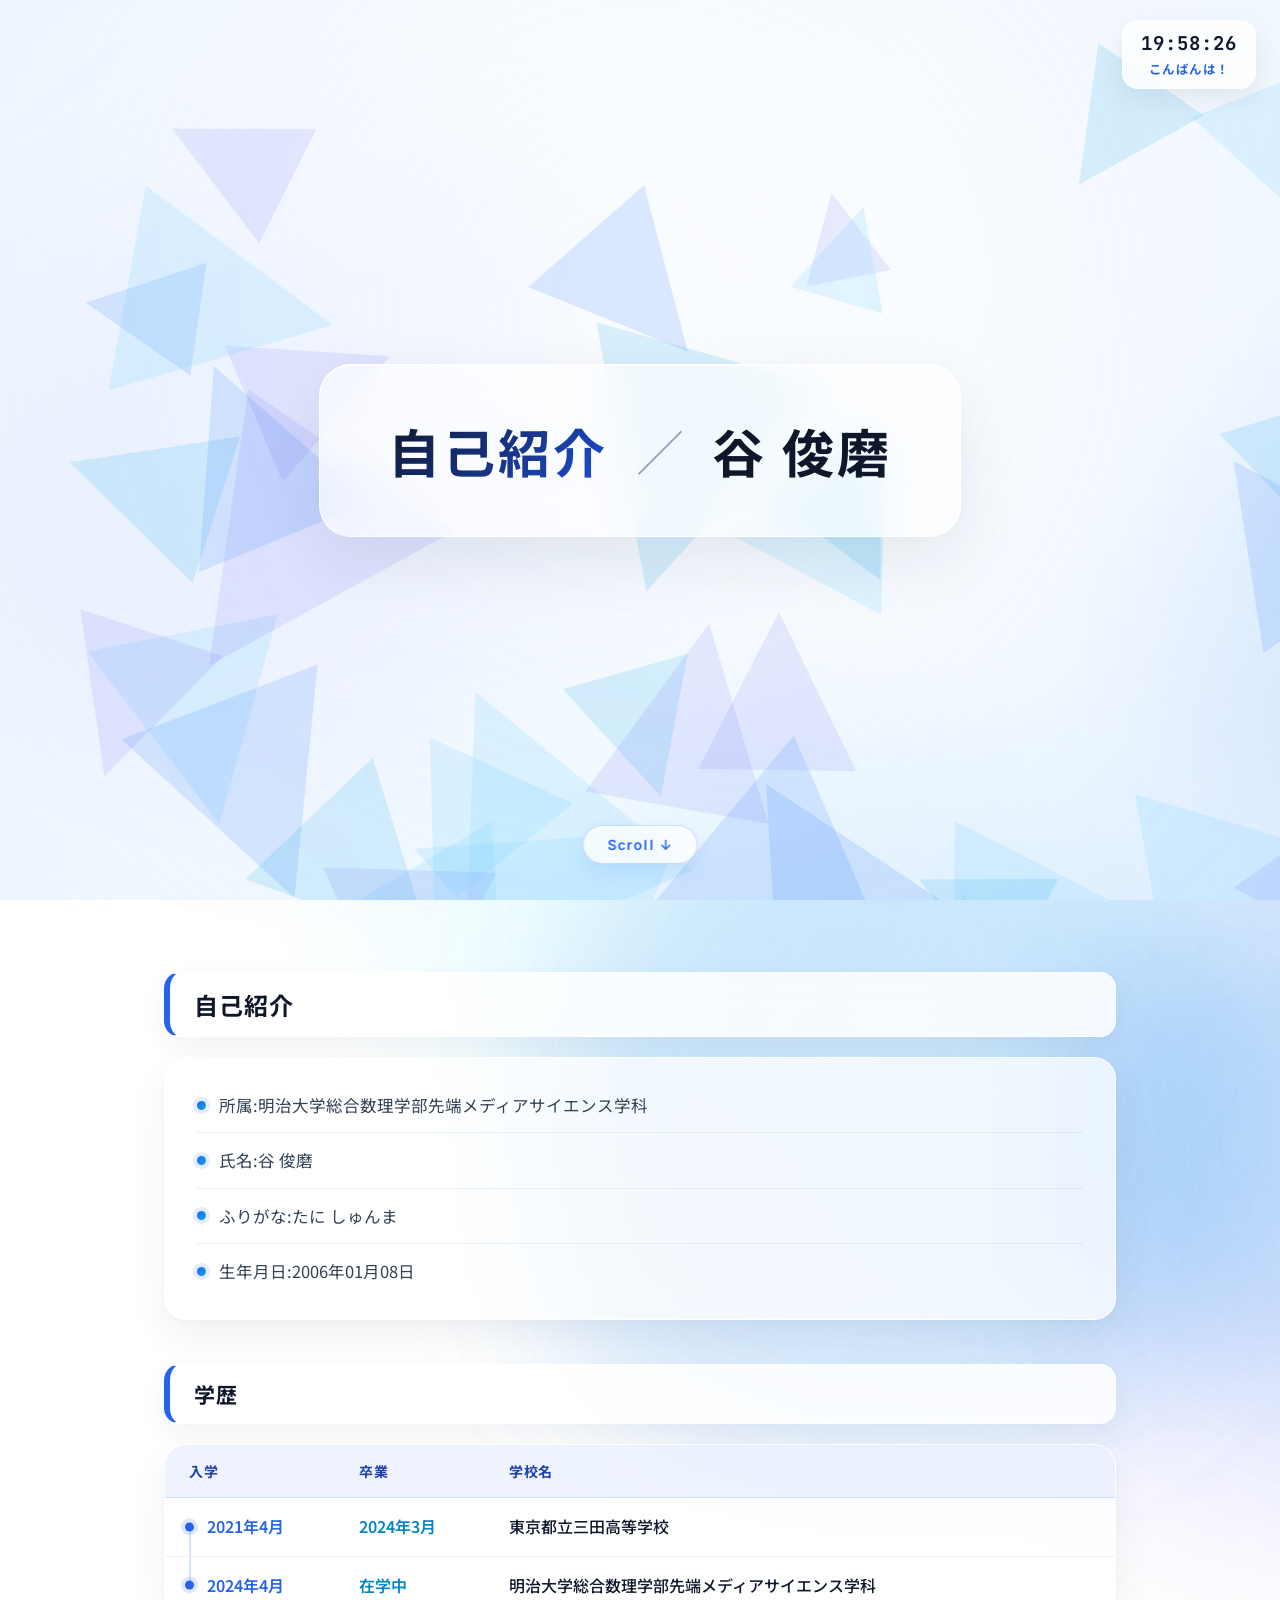
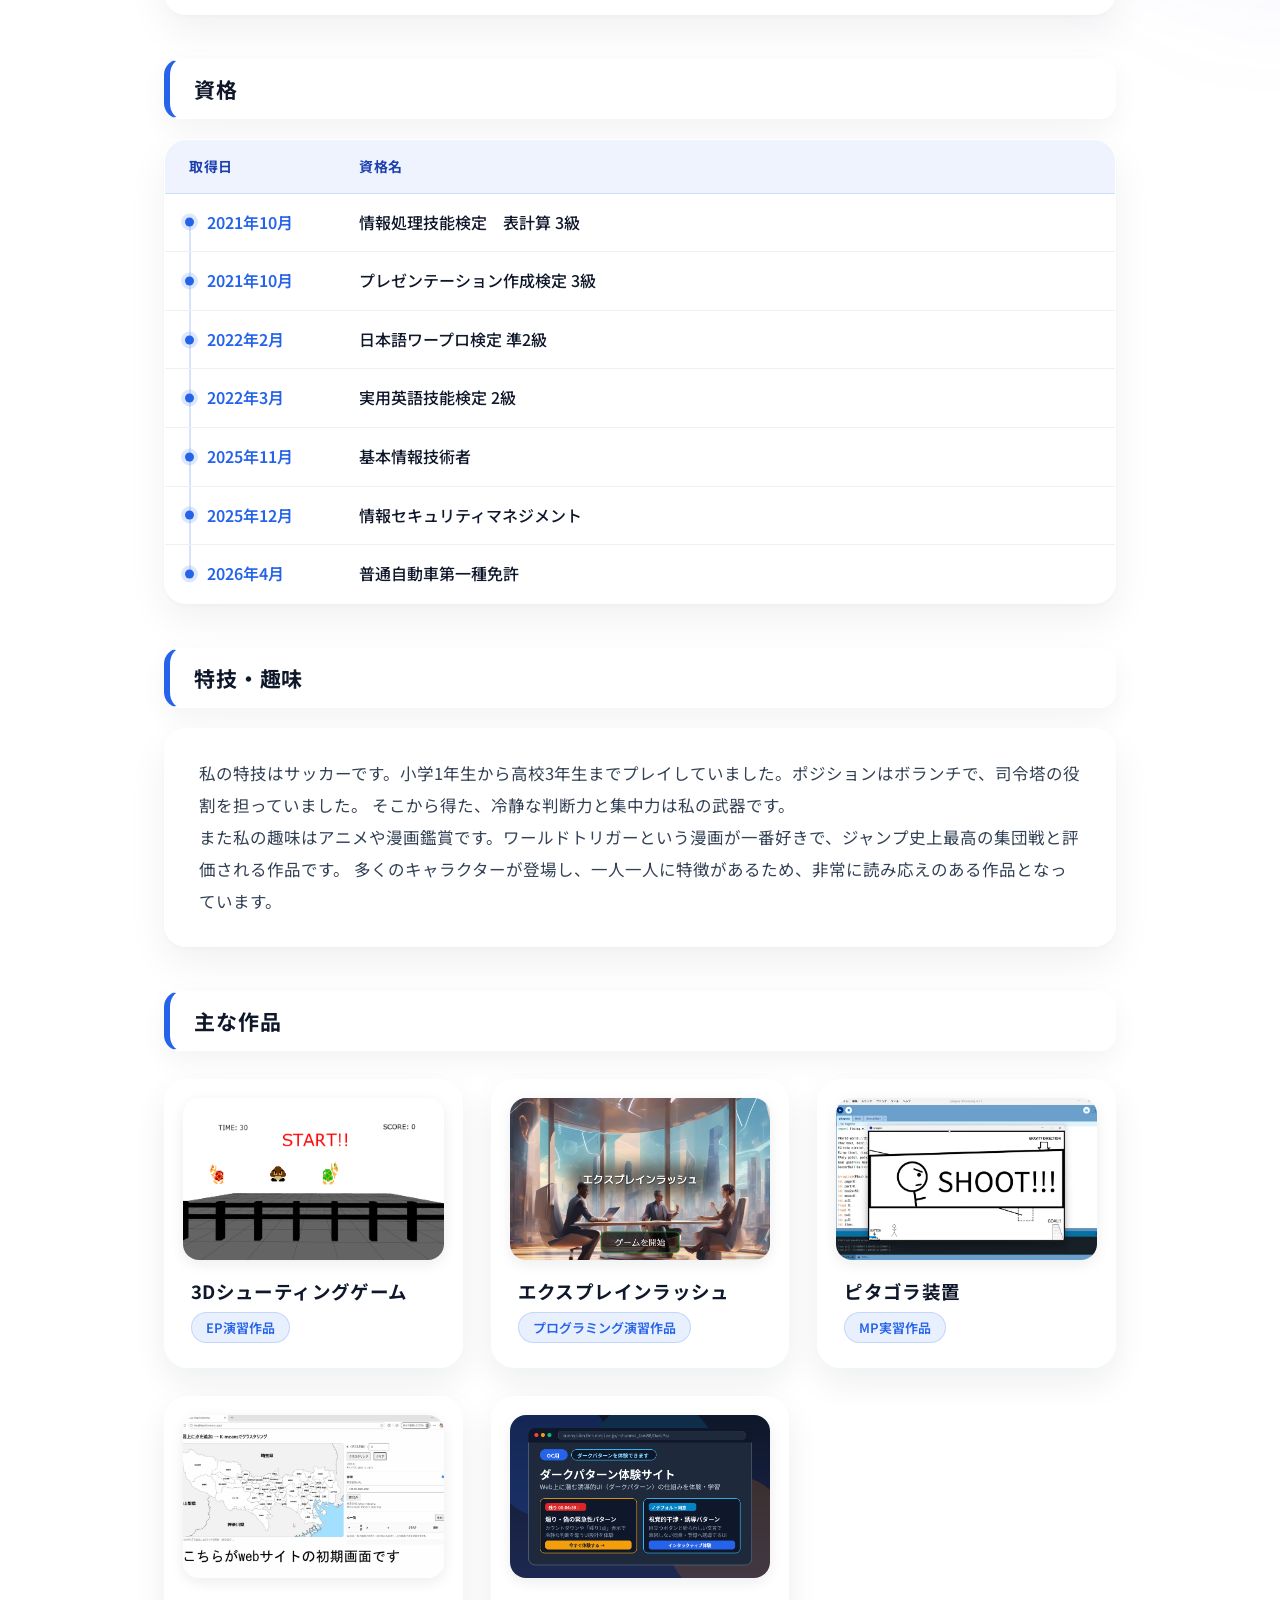
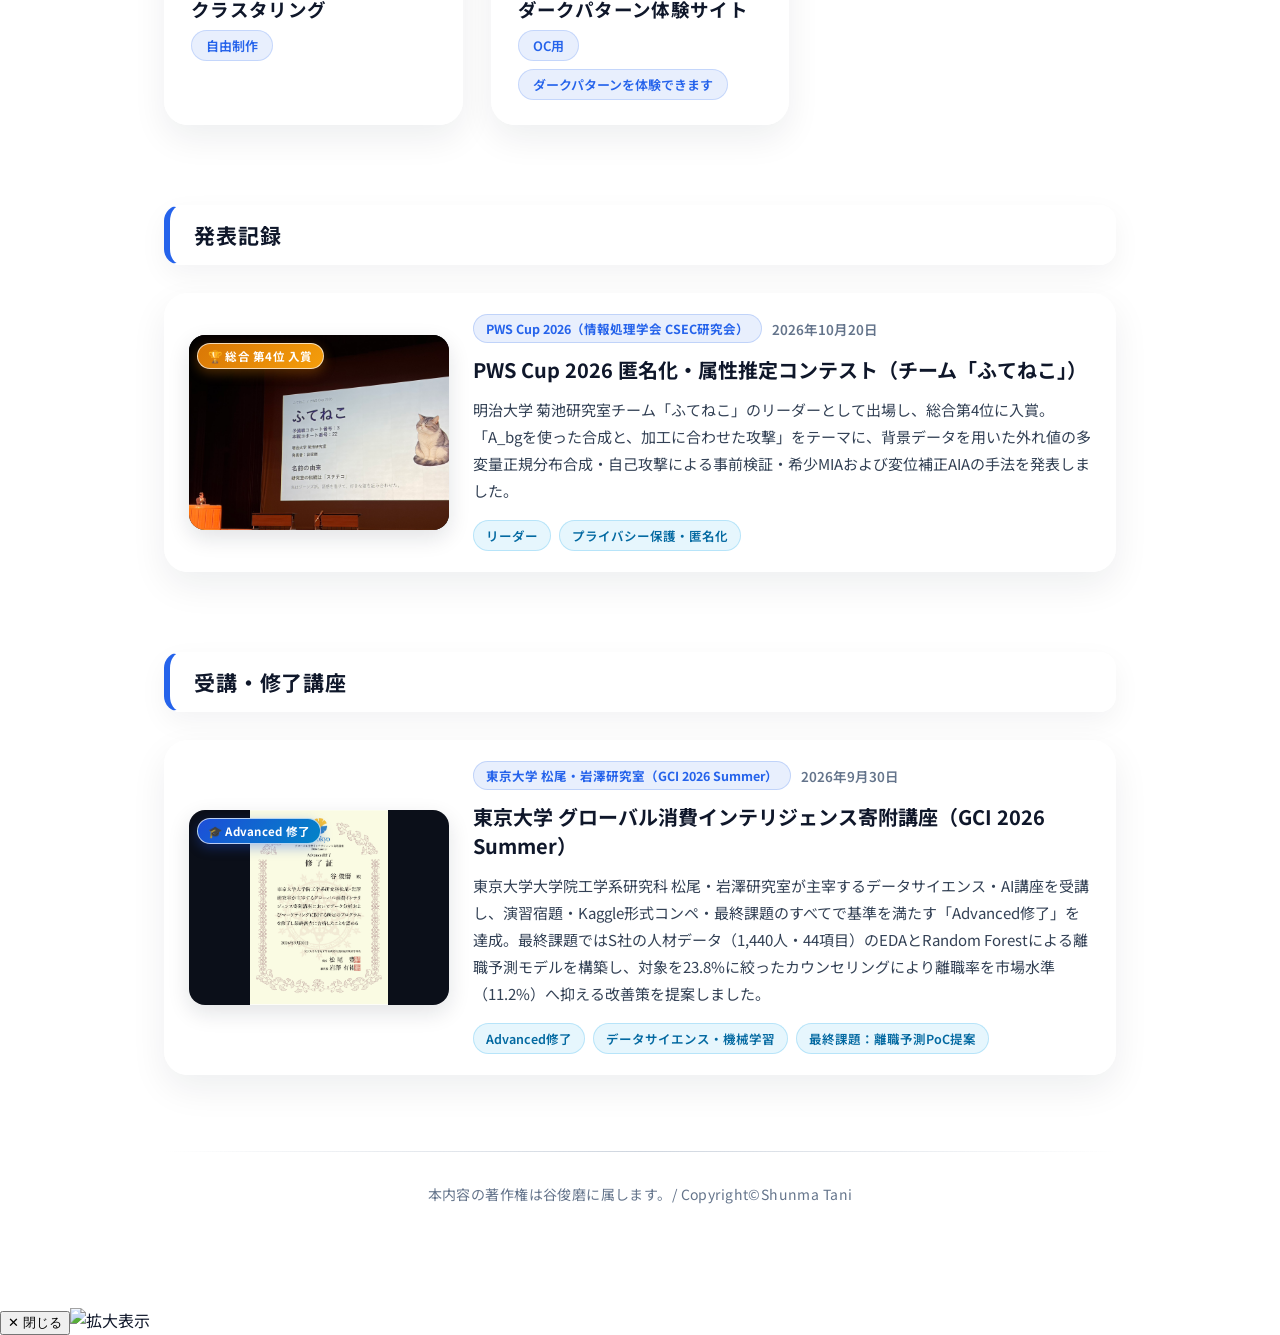
<file: index.html>
<!DOCTYPE html>
<html lang="jp">

<head>
    <meta charset="UTF-8">
    <meta name="viewport" content="width=device-width, initial-scale=1.0">
    <title>自己紹介</title>
        <link rel="preconnect" href="https://fonts.googleapis.com">
    <link rel="preconnect" href="https://fonts.gstatic.com" crossorigin>
    <link href="https://fonts.googleapis.com/css2?family=Inter:wght@400;600;700&family=JetBrains+Mono:wght@500;700&family=Noto+Sans+JP:wght@400;500;700&display=swap" rel="stylesheet">
    <link rel="stylesheet" href="index.css">
</head>

<body>
    <div id="intro-section">
    <div class="intro-content">
        <h1 class="intro-left">自己紹介</h1>
        <span class="intro-slash">／</span>
        <h1 class="intro-right">谷 俊磨</h1>
    </div>
        <p class="scroll-hint">Scroll ↓</p>
    </div>
    
    <div id="main-content">
    <h1 class="main">自己紹介</h1>
    <ul>
        <li>所属:明治大学総合数理学部先端メディアサイエンス学科</li>
        <li>氏名:谷 俊磨</li>
        <li>ふりがな:たに しゅんま</li>
        <li>生年月日:2006年01月08日</li>
    </ul>
    <h2 class="main">学歴</h2>
    <table>
        <tr>
            <td>入学</td>
            <td>卒業</td>
            <td>学校名</td>
        </tr>
        <tr>
            <td>2021年4月</td>
            <td>2024年3月</td>
            <td>東京都立三田高等学校</td>
        </tr>
        <tr>
            <td>2024年4月</td>
            <td>在学中</td>
            <td>明治大学総合数理学部先端メディアサイエンス学科</td>
        </tr>
    </table>
    <h2 class="main">資格</h2>
    <table>
        <tr>
            <td>取得日</td>
            <td>資格名</td>
        </tr>
        <tr>
            <td>2021年10月</td>
            <td>情報処理技能検定　表計算 3級</td>
        </tr>
        <tr>
            <td>2021年10月</td>
            <td>プレゼンテーション作成検定 3級</td>
        </tr>
        <tr>
            <td>2022年2月</td>
            <td>日本語ワープロ検定 準2級</td>
        </tr>
        <tr>
            <td>2022年3月</td>
            <td>実用英語技能検定 2級</td>
        </tr>
        <tr>
            <td>2025年11月</td>
            <td>基本情報技術者</td>
        </tr>
        <tr>
            <td>2025年12月</td>
            <td>情報セキュリティマネジメント</td>
        </tr>
        <tr>
            <td>2026年4月</td>
            <td>普通自動車第一種免許</td>
        </tr>
    </table>
    <h2 class="main">特技・趣味</h2>
    <p class="main">
        私の特技はサッカーです。小学1年生から高校3年生までプレイしていました。ポジションはボランチで、司令塔の役割を担っていました。
        そこから得た、冷静な判断力と集中力は私の武器です。<br>
        また私の趣味はアニメや漫画鑑賞です。ワールドトリガーという漫画が一番好きで、ジャンプ史上最高の集団戦と評価される作品です。
        多くのキャラクターが登場し、一人一人に特徴があるため、非常に読み応えのある作品となっています。
    </p>
    <h2 class="main">主な作品</h2>
        <div class="works-container">
            <a href="work1.html" class="work-card">
                  <img src="Mario-1.png" alt="マリオの敵キャラを使った3Dシューティングゲーム">
                  <div class="work-info">
                        <h3>3Dシューティングゲーム</h3>
                        <p>EP演習作品</p>
                      </div>
                </a>
            <a href="work2.html" class="work-card">
                  <img src="ER-1.png" alt="エクスプレインラッシュ">
                  <div class="work-info">
                        <h3>エクスプレインラッシュ</h3>
                        <p>プログラミング演習作品</p>
                      </div>
                </a>
            <a href="work3.html" class="work-card">
                  <img src="pita.png" alt="ピタゴラ装置">
                  <div class="work-info">
                        <h3>ピタゴラ装置</h3>
                        <p>MP実習作品</p>
                      </div>
                </a>
            <a href="work4.html" class="work-card">
                  <img src="clustering.png" alt="クラスタリング">
                  <div class="work-info">
                        <h3>クラスタリング</h3>
                        <p>自由制作</p>
                      </div>
                </a>
            <a href="work5.html" class="work-card">
                  <img src="darkpa.png" alt="ダークパターン体験サイト">
                  <div class="work-info">
                        <h3>ダークパターン体験サイト</h3>
                        <div class="work-subtitles">
                            <p>OC用</p>
                            <p>ダークパターンを体験できます</p>
                        </div>
                      </div>
                </a>
          </div>
     
    <h2 class="main">発表記録</h2>
        <div class="presentations-container">
            <a href="pws2026.html" class="presentation-card">
                <div class="presentation-media">
                    <img src="pws_stage.jpg" alt="PWS Cup 2026 5分間プレゼンテーション登壇（谷 俊磨）">
                    <span class="award-badge">🏆 総合 第4位 入賞</span>
                </div>
                <div class="presentation-info">
                    <div class="presentation-meta">
                        <span class="meta-tag">PWS Cup 2026（情報処理学会 CSEC研究会）</span>
                        <span class="meta-date">2026年10月20日</span>
                    </div>
                    <h3>PWS Cup 2026 匿名化・属性推定コンテスト（チーム「ふてねこ」）</h3>
                    <p class="presentation-desc">
                        明治大学 菊池研究室チーム「ふてねこ」のリーダーとして出場し、総合第4位に入賞。「A_bgを使った合成と、加工に合わせた攻撃」をテーマに、背景データを用いた外れ値の多変量正規分布合成・自己攻撃による事前検証・希少MIAおよび変位補正AIAの手法を発表しました。
                    </p>
                    <div class="presentation-tags">
                        <span>リーダー</span>
                        <span>プライバシー保護・匿名化</span>
                    </div>
                </div>
            </a>
        </div>

    <h2 class="main">受講・修了講座</h2>
        <div class="presentations-container">
            <a href="gci2026.html" class="presentation-card">
                <div class="presentation-media">
                    <img src="gci_cert.png" alt="東京大学 GCI 2026 Summer Advanced修了証（谷 俊磨）">
                    <span class="award-badge gci-badge">🎓 Advanced 修了</span>
                </div>
                <div class="presentation-info">
                    <div class="presentation-meta">
                        <span class="meta-tag">東京大学 松尾・岩澤研究室（GCI 2026 Summer）</span>
                        <span class="meta-date">2026年9月30日</span>
                    </div>
                    <h3>東京大学 グローバル消費インテリジェンス寄附講座（GCI 2026 Summer）</h3>
                    <p class="presentation-desc">
                        東京大学大学院工学系研究科 松尾・岩澤研究室が主宰するデータサイエンス・AI講座を受講し、演習宿題・Kaggle形式コンペ・最終課題のすべてで基準を満たす「Advanced修了」を達成。最終課題ではS社の人材データ（1,440人・44項目）のEDAとRandom Forestによる離職予測モデルを構築し、対象を23.8%に絞ったカウンセリングにより離職率を市場水準（11.2%）へ抑える改善策を提案しました。
                    </p>
                    <div class="presentation-tags">
                        <span>Advanced修了</span>
                        <span>データサイエンス・機械学習</span>
                        <span>最終課題：離職予測PoC提案</span>
                    </div>
                </div>
            </a>
        </div>

    <hr>
    <footer>本内容の著作権は谷俊磨に属します。/ Copyright&copy;Shunma Tani</footer>
    </div>
</body>

</html>
<script src="id.js"></script>
</file>
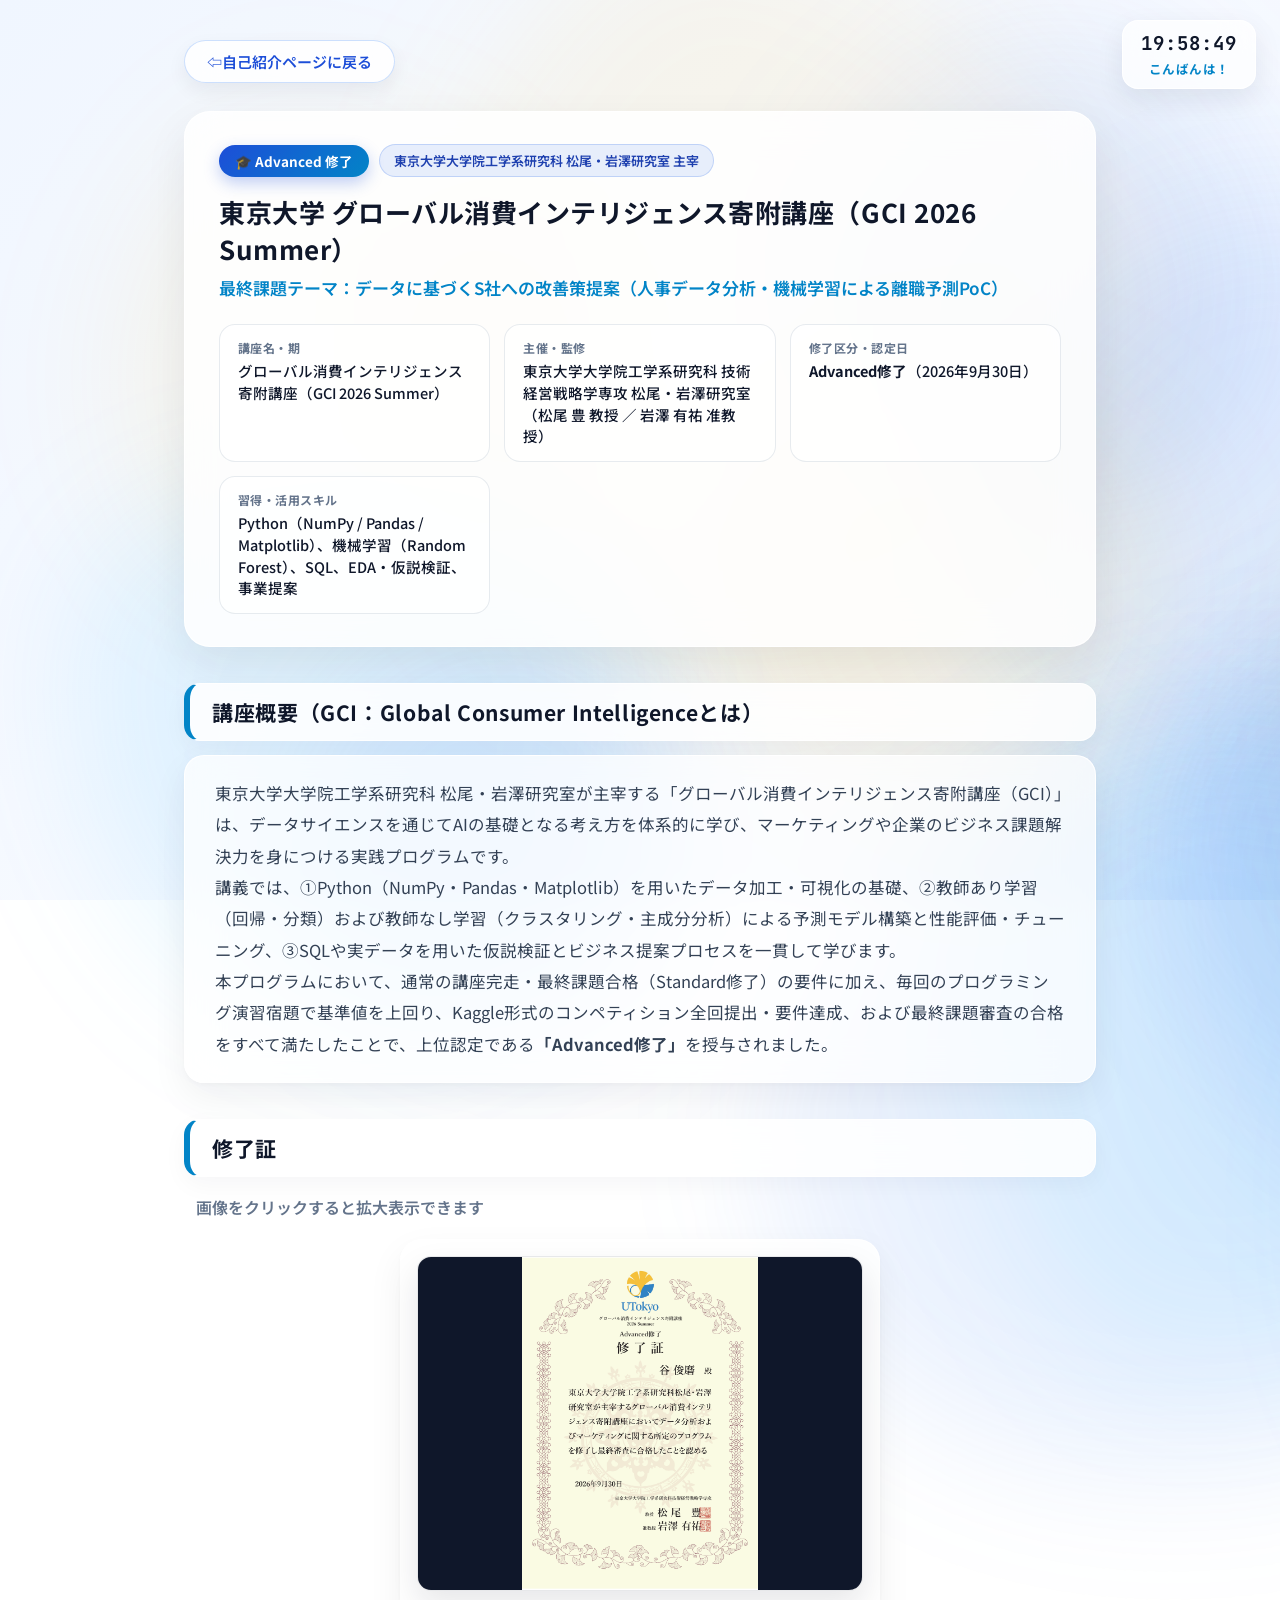
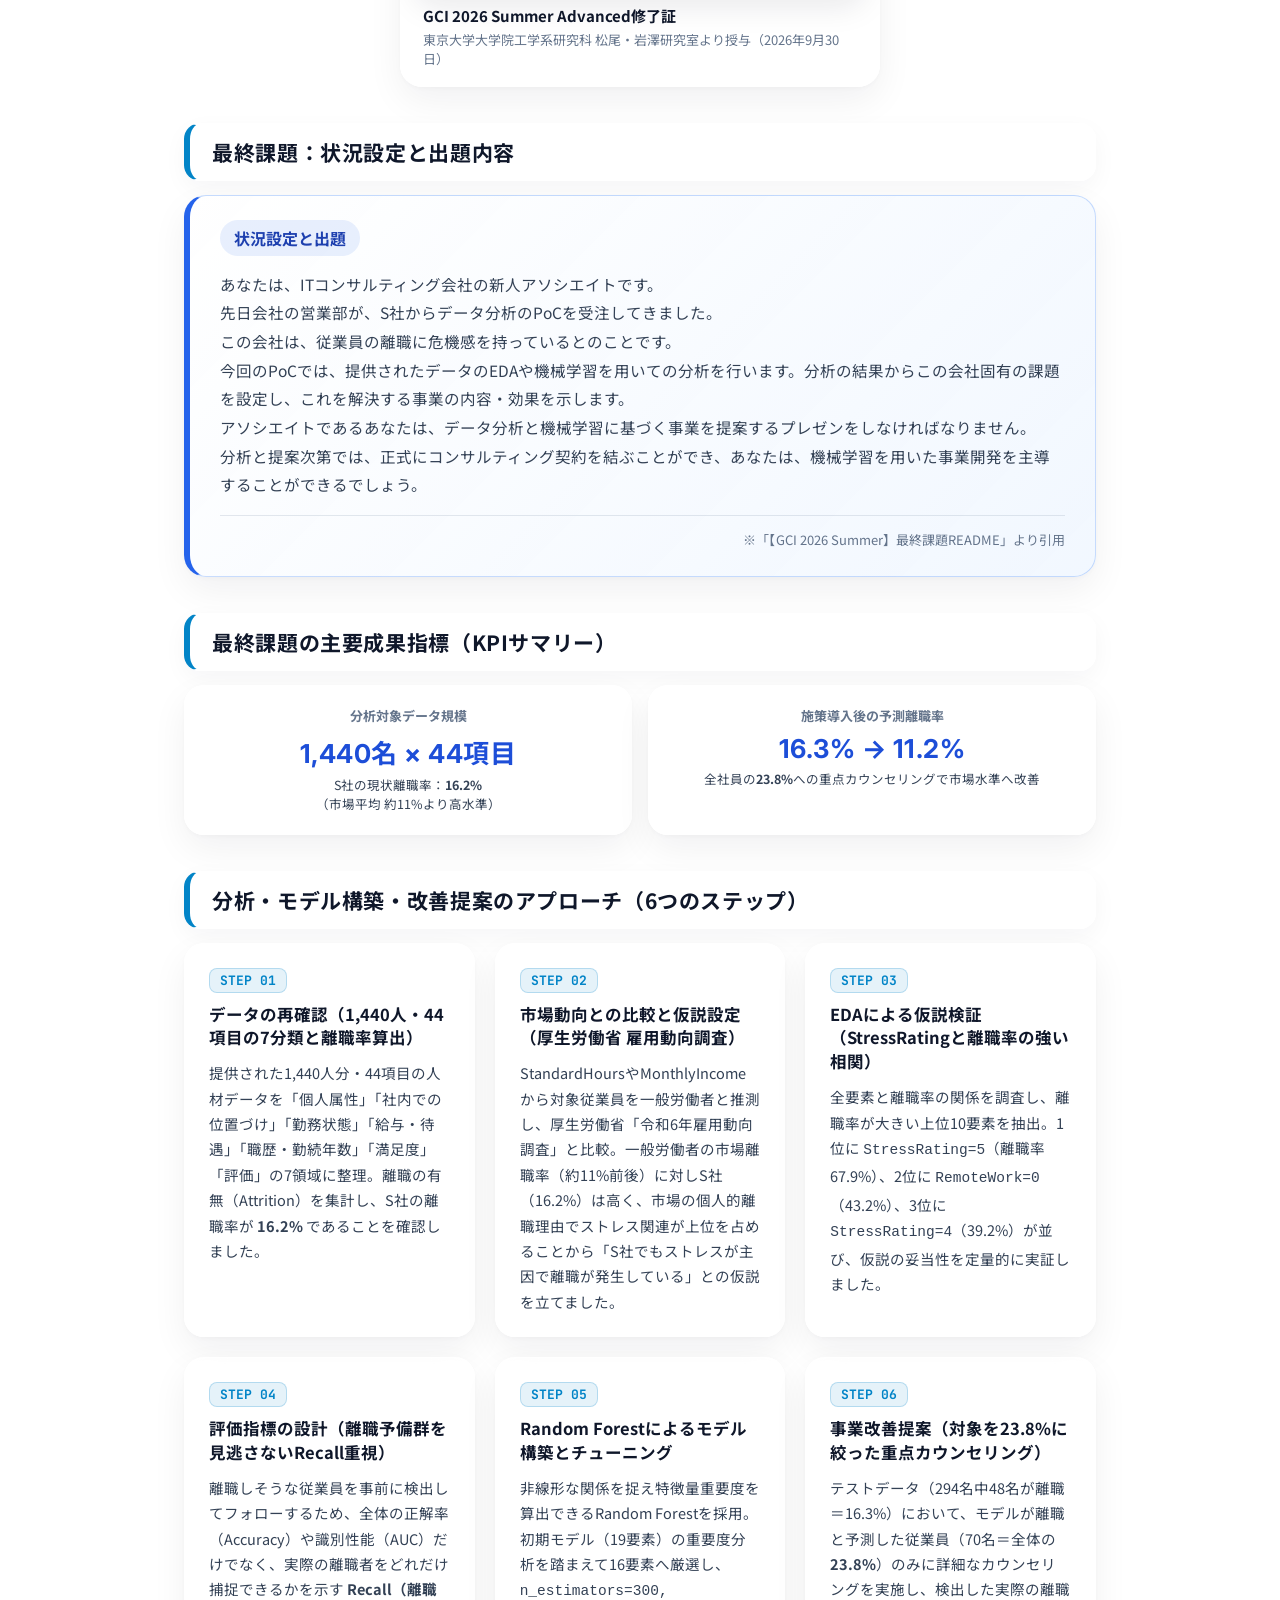
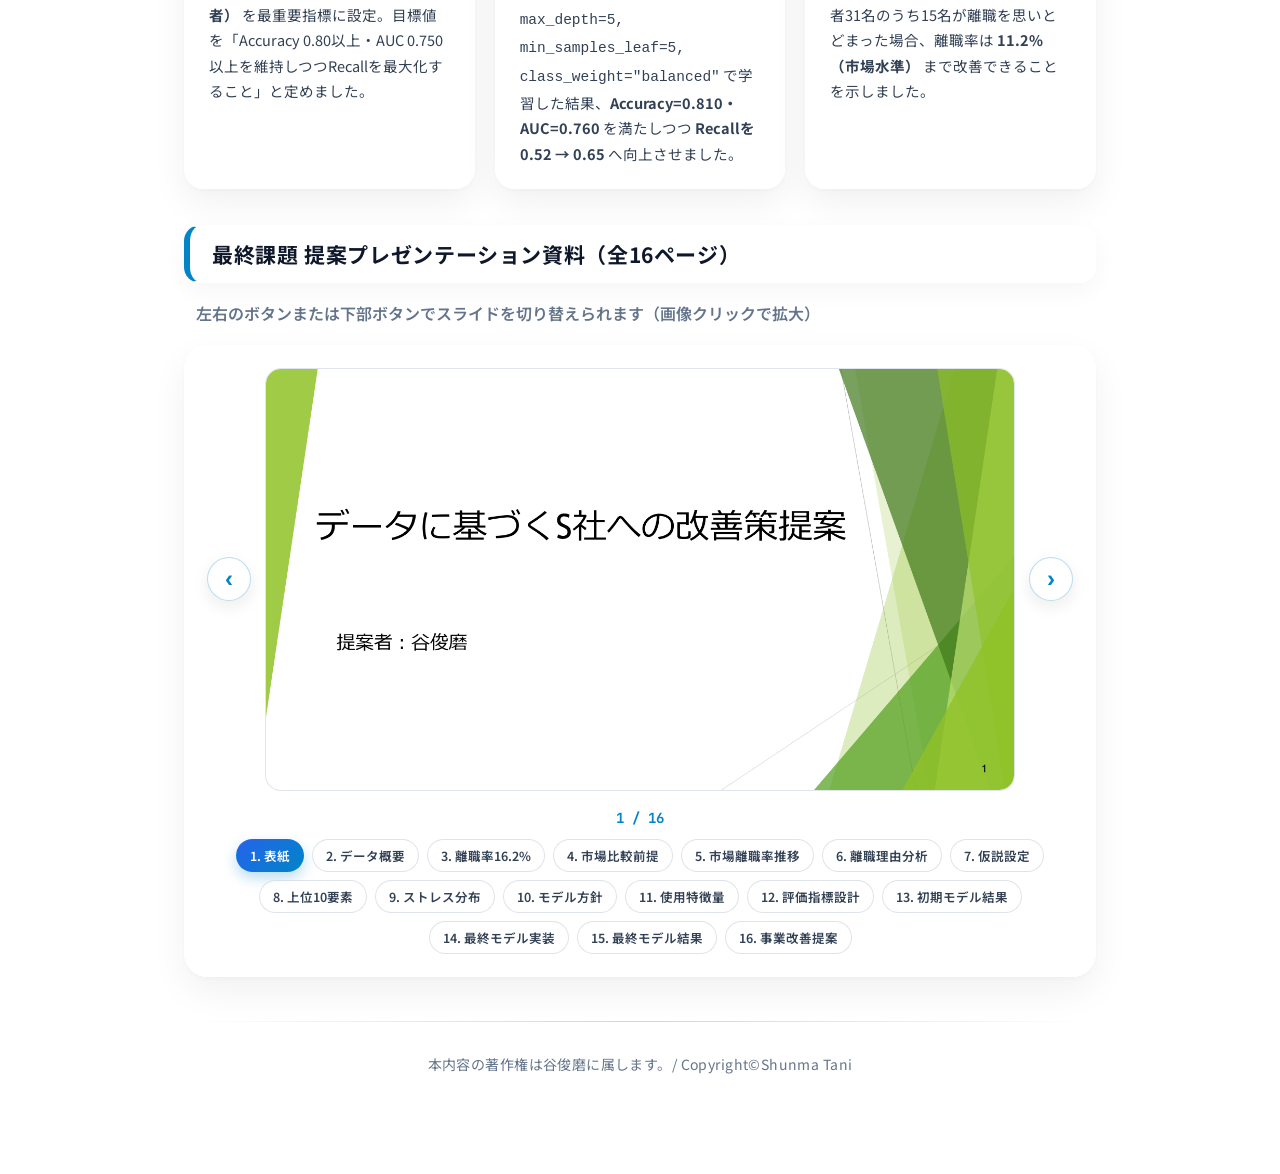
<file: gci2026.html>
<!DOCTYPE html>
<html lang="jp">
<head>
    <meta charset="UTF-8">
    <meta name="viewport" content="width=device-width, initial-scale=1.0">
    <title>GCI 2026 Summer 修了・最終課題提案 - 谷 俊磨</title>
    <link rel="preconnect" href="https://fonts.googleapis.com">
    <link rel="preconnect" href="https://fonts.gstatic.com" crossorigin>
    <link href="https://fonts.googleapis.com/css2?family=Inter:wght@400;600;700&family=JetBrains+Mono:wght@500;700&family=Noto+Sans+JP:wght@400;500;700&display=swap" rel="stylesheet">
    <link rel="stylesheet" href="work.css">
</head>
<body>
    <p class="back"><a href="index.html">⇦自己紹介ページに戻る</a></p>

    <div class="pws-hero-card">
        <div class="pws-hero-badge-row">
            <span class="pws-award-pill gci-pill">🎓 Advanced 修了</span>
            <span class="pws-org-pill">東京大学大学院工学系研究科 松尾・岩澤研究室 主宰</span>
        </div>
        <h1 class="pws-hero-title">東京大学 グローバル消費インテリジェンス寄附講座（GCI 2026 Summer）</h1>
        <p class="pws-hero-subtitle">最終課題テーマ：データに基づくS社への改善策提案（人事データ分析・機械学習による離職予測PoC）</p>
        <div class="pws-meta-grid">
            <div class="pws-meta-item">
                <span class="pws-meta-label">講座名・期</span>
                <span class="pws-meta-value">グローバル消費インテリジェンス寄附講座（GCI 2026 Summer）</span>
            </div>
            <div class="pws-meta-item">
                <span class="pws-meta-label">主催・監修</span>
                <span class="pws-meta-value">東京大学大学院工学系研究科 技術経営戦略学専攻 松尾・岩澤研究室（松尾 豊 教授 ／ 岩澤 有祐 准教授）</span>
            </div>
            <div class="pws-meta-item">
                <span class="pws-meta-label">修了区分・認定日</span>
                <span class="pws-meta-value"><strong>Advanced修了</strong>（2026年9月30日）</span>
            </div>
            <div class="pws-meta-item">
                <span class="pws-meta-label">習得・活用スキル</span>
                <span class="pws-meta-value">Python（NumPy / Pandas / Matplotlib）、機械学習（Random Forest）、SQL、EDA・仮説検証、事業提案</span>
            </div>
        </div>
    </div>

    <h1 class="sub">講座概要（GCI：Global Consumer Intelligenceとは）</h1>
    <p class="sub">
        東京大学大学院工学系研究科 松尾・岩澤研究室が主宰する「グローバル消費インテリジェンス寄附講座（GCI）」は、データサイエンスを通じてAIの基礎となる考え方を体系的に学び、マーケティングや企業のビジネス課題解決力を身につける実践プログラムです。<br>
        講義では、①Python（NumPy・Pandas・Matplotlib）を用いたデータ加工・可視化の基礎、②教師あり学習（回帰・分類）および教師なし学習（クラスタリング・主成分分析）による予測モデル構築と性能評価・チューニング、③SQLや実データを用いた仮説検証とビジネス提案プロセスを一貫して学びます。<br>
        本プログラムにおいて、通常の講座完走・最終課題合格（Standard修了）の要件に加え、毎回のプログラミング演習宿題で基準値を上回り、Kaggle形式のコンペティション全回提出・要件達成、および最終課題審査の合格をすべて満たしたことで、上位認定である<strong>「Advanced修了」</strong>を授与されました。
    </p>

    <h1 class="sub">修了証</h1>
    <h2 class="sub">画像をクリックすると拡大表示できます</h2>
    <div class="pws-photo-card gci-cert-single">
        <img src="gci_cert.png" alt="GCI 2026 Summer Advanced修了証（谷 俊磨）" class="zoomable-img" data-caption="東京大学 グローバル消費インテリジェンス寄附講座 2026 Summer Advanced修了証（2026年9月30日）">
        <div class="pws-photo-caption">
            <strong>GCI 2026 Summer Advanced修了証</strong>
            <span>東京大学大学院工学系研究科 松尾・岩澤研究室より授与（2026年9月30日）</span>
        </div>
    </div>

    <h1 class="sub">最終課題：状況設定と出題内容</h1>
    <div class="gci-scenario-box">
        <div class="gci-scenario-title">状況設定と出題</div>
        <p>
            あなたは、ITコンサルティング会社の新人アソシエイトです。<br>
            先日会社の営業部が、S社からデータ分析のPoCを受注してきました。<br>
            この会社は、従業員の離職に危機感を持っているとのことです。<br>
            今回のPoCでは、提供されたデータのEDAや機械学習を用いての分析を行います。分析の結果からこの会社固有の課題を設定し、これを解決する事業の内容・効果を示します。<br>
            アソシエイトであるあなたは、データ分析と機械学習に基づく事業を提案するプレゼンをしなければなりません。<br>
            分析と提案次第では、正式にコンサルティング契約を結ぶことができ、あなたは、機械学習を用いた事業開発を主導することができるでしょう。
        </p>
        <p class="gci-citation-note">※「【GCI 2026 Summer】最終課題README」より引用</p>
    </div>

    <h1 class="sub">最終課題の主要成果指標（KPIサマリー）</h1>
    <div class="gci-kpi-grid">
        <div class="gci-kpi-card">
            <div class="gci-kpi-label">分析対象データ規模</div>
            <div class="gci-kpi-value">1,440名 × 44項目</div>
            <div class="gci-kpi-sub">S社の現状離職率：<strong>16.2%</strong><br>（市場平均 約11%より高水準）</div>
        </div>
        <div class="gci-kpi-card">
            <div class="gci-kpi-label">施策導入後の予測離職率</div>
            <div class="gci-kpi-value">16.3% → 11.2%</div>
            <div class="gci-kpi-sub">全社員の<strong>23.8%</strong>への重点カウンセリングで市場水準へ改善</div>
        </div>
    </div>

    <h1 class="sub">分析・モデル構築・改善提案のアプローチ（6つのステップ）</h1>
    <div class="pws-tech-grid">
        <div class="pws-tech-card">
            <div class="pws-tech-num">STEP 01</div>
            <h4>データの再確認（1,440人・44項目の7分類と離職率算出）</h4>
            <p>
                提供された1,440人分・44項目の人材データを「個人属性」「社内での位置づけ」「勤務状態」「給与・待遇」「職歴・勤続年数」「満足度」「評価」の7領域に整理。離職の有無（Attrition）を集計し、S社の離職率が <strong>16.2%</strong> であることを確認しました。
            </p>
        </div>
        <div class="pws-tech-card">
            <div class="pws-tech-num">STEP 02</div>
            <h4>市場動向との比較と仮説設定（厚生労働省 雇用動向調査）</h4>
            <p>
                StandardHoursやMonthlyIncomeから対象従業員を一般労働者と推測し、厚生労働省「令和6年雇用動向調査」と比較。一般労働者の市場離職率（約11%前後）に対しS社（16.2%）は高く、市場の個人的離職理由でストレス関連が上位を占めることから「S社でもストレスが主因で離職が発生している」との仮説を立てました。
            </p>
        </div>
        <div class="pws-tech-card">
            <div class="pws-tech-num">STEP 03</div>
            <h4>EDAによる仮説検証（StressRatingと離職率の強い相関）</h4>
            <p>
                全要素と離職率の関係を調査し、離職率が大きい上位10要素を抽出。1位に <code>StressRating=5</code>（離職率67.9%）、2位に <code>RemoteWork=0</code>（43.2%）、3位に <code>StressRating=4</code>（39.2%）が並び、仮説の妥当性を定量的に実証しました。
            </p>
        </div>
        <div class="pws-tech-card">
            <div class="pws-tech-num">STEP 04</div>
            <h4>評価指標の設計（離職予備群を見逃さないRecall重視）</h4>
            <p>
                離職しそうな従業員を事前に検出してフォローするため、全体の正解率（Accuracy）や識別性能（AUC）だけでなく、実際の離職者をどれだけ捕捉できるかを示す <strong>Recall（離職者）</strong> を最重要指標に設定。目標値を「Accuracy 0.80以上・AUC 0.750以上を維持しつつRecallを最大化すること」と定めました。
            </p>
        </div>
        <div class="pws-tech-card">
            <div class="pws-tech-num">STEP 05</div>
            <h4>Random Forestによるモデル構築とチューニング</h4>
            <p>
                非線形な関係を捉え特徴量重要度を算出できるRandom Forestを採用。初期モデル（19要素）の重要度分析を踏まえて16要素へ厳選し、<code>n_estimators=300, max_depth=5, min_samples_leaf=5, class_weight="balanced"</code> で学習した結果、<strong>Accuracy=0.810・AUC=0.760</strong> を満たしつつ <strong>Recallを 0.52 → 0.65</strong> へ向上させました。
            </p>
        </div>
        <div class="pws-tech-card">
            <div class="pws-tech-num">STEP 06</div>
            <h4>事業改善提案（対象を23.8%に絞った重点カウンセリング）</h4>
            <p>
                テストデータ（294名中48名が離職＝16.3%）において、モデルが離職と予測した従業員（70名＝全体の<strong>23.8%</strong>）のみに詳細なカウンセリングを実施し、検出した実際の離職者31名のうち15名が離職を思いとどまった場合、離職率は <strong>11.2%（市場水準）</strong> まで改善できることを示しました。
            </p>
        </div>
    </div>

    <h1 class="sub">最終課題 提案プレゼンテーション資料（全16ページ）</h1>
    <h2 class="sub">左右のボタンまたは下部ボタンでスライドを切り替えられます（画像クリックで拡大）</h2>
    <div class="pws-slider-card" id="gci-slider">
        <div class="pws-slider-main">
            <button type="button" class="pws-slider-btn prev" aria-label="前のスライド">‹</button>
            <div class="pws-slide-viewport">
                <img src="gci_slide_1.png" alt="スライド 1/16：表紙 — データに基づくS社への改善策提案（提案者：谷俊磨）" class="pws-slide-img active-slide zoomable-img" data-slide-idx="0" data-caption="スライド 1/16：表紙 — データに基づくS社への改善策提案（提案者：谷俊磨）">
                <img src="gci_slide_2.png" alt="スライド 2/16：1. データの再確認 — 1,440人分・44項目の人材データと7分類" class="pws-slide-img zoomable-img" data-slide-idx="1" data-caption="スライド 2/16：1. データの再確認 — 1,440人分・44項目の人材データと7分類">
                <img src="gci_slide_3.png" alt="スライド 3/16：1. データの再確認 — S社の離職率（Attrition = 16.2%）" class="pws-slide-img zoomable-img" data-slide-idx="2" data-caption="スライド 3/16：1. データの再確認 — S社の離職率（Attrition = 16.2%）">
                <img src="gci_slide_4.png" alt="スライド 4/16：2. 近年の市場動向と比較 — 厚生労働省「雇用動向調査（令和6年）」との比較前提" class="pws-slide-img zoomable-img" data-slide-idx="3" data-caption="スライド 4/16：2. 近年の市場動向と比較 — 厚生労働省「雇用動向調査（令和6年）」との比較前提">
                <img src="gci_slide_5.png" alt="スライド 5/16：2. 近年の市場動向と比較 — 一般労働者の市場離職率（約11%前後）との比較" class="pws-slide-img zoomable-img" data-slide-idx="4" data-caption="スライド 5/16：2. 近年の市場動向と比較 — 一般労働者の市場離職率（約11%前後）との比較">
                <img src="gci_slide_6.png" alt="スライド 6/16：2. 近年の市場動向と比較 — 市場全体の個人的離職理由とストレス要因の分析" class="pws-slide-img zoomable-img" data-slide-idx="5" data-caption="スライド 6/16：2. 近年の市場動向と比較 — 市場全体の個人的離職理由とストレス要因の分析">
                <img src="gci_slide_7.png" alt="スライド 7/16：3. 2章から考えられる仮説 — S社におけるストレス起因の離職仮説" class="pws-slide-img zoomable-img" data-slide-idx="6" data-caption="スライド 7/16：3. 2章から考えられる仮説 — S社におけるストレス起因の離職仮説">
                <img src="gci_slide_8.png" alt="スライド 8/16：4. データからわかる離職率との関係 — 離職率が大きい上位10要素（StressRating 5が67.9%で1位）" class="pws-slide-img zoomable-img" data-slide-idx="7" data-caption="スライド 8/16：4. データからわかる離職率との関係 — 離職率が大きい上位10要素（StressRating 5が67.9%で1位）">
                <img src="gci_slide_9.png" alt="スライド 9/16：4. データからわかる離職率との関係 — StressRatingとAttritionの分布" class="pws-slide-img zoomable-img" data-slide-idx="8" data-caption="スライド 9/16：4. データからわかる離職率との関係 — StressRatingとAttritionの分布">
                <img src="gci_slide_10.png" alt="スライド 10/16：5. モデル構築 — S社専用の離職者予測モデル構築方針" class="pws-slide-img zoomable-img" data-slide-idx="9" data-caption="スライド 10/16：5. モデル構築 — S社専用の離職者予測モデル構築方針">
                <img src="gci_slide_11.png" alt="スライド 11/16：5. モデル構築 — 初期モデルで使用する19の特徴量" class="pws-slide-img zoomable-img" data-slide-idx="10" data-caption="スライド 11/16：5. モデル構築 — 初期モデルで使用する19の特徴量">
                <img src="gci_slide_12.png" alt="スライド 12/16：5. モデル構築 — モデルの評価方法（Accuracy・AUC・離職者Recall重視の理由）" class="pws-slide-img zoomable-img" data-slide-idx="11" data-caption="スライド 12/16：5. モデル構築 — モデルの評価方法（Accuracy・AUC・離職者Recall重視の理由）">
                <img src="gci_slide_13.png" alt="スライド 13/16：5. モデル構築 — Random Forest初期モデルの結果（Recall=0.52）と特徴量重要度" class="pws-slide-img zoomable-img" data-slide-idx="12" data-caption="スライド 13/16：5. モデル構築 — Random Forest初期モデルの結果（Recall=0.52）と特徴量重要度">
                <img src="gci_slide_14.png" alt="スライド 14/16：5. モデル構築 — 特徴量選別（16要素）とハイパーパラメータ調整コード" class="pws-slide-img zoomable-img" data-slide-idx="13" data-caption="スライド 14/16：5. モデル構築 — 特徴量選別（16要素）とハイパーパラメータ調整コード">
                <img src="gci_slide_15.png" alt="スライド 15/16：5. モデル構築 — 最終モデルの評価結果（Accuracy=0.810, AUC=0.760, Recall=0.52→0.65）" class="pws-slide-img zoomable-img" data-slide-idx="14" data-caption="スライド 15/16：5. モデル構築 — 最終モデルの評価結果（Accuracy=0.810, AUC=0.760, Recall=0.52→0.65）">
                <img src="gci_slide_16.png" alt="スライド 16/16：6. 事業の改善案 — 予測対象者（全体の23.8%）への詳細カウンセリングによる離職率低減（16.3%→11.2%）" class="pws-slide-img zoomable-img" data-slide-idx="15" data-caption="スライド 16/16：6. 事業の改善案 — 予測対象者（全体の23.8%）への詳細カウンセリングによる離職率低減（16.3%→11.2%）">
            </div>
            <button type="button" class="pws-slider-btn next" aria-label="次のスライド">›</button>
        </div>
        <div class="pws-slider-footer">
            <span class="pws-slide-counter">1 / 16</span>
            <div class="pws-slider-dots">
                <button type="button" class="pws-dot active-dot" data-slide-to="0">1. 表紙</button>
                <button type="button" class="pws-dot" data-slide-to="1">2. データ概要</button>
                <button type="button" class="pws-dot" data-slide-to="2">3. 離職率16.2%</button>
                <button type="button" class="pws-dot" data-slide-to="3">4. 市場比較前提</button>
                <button type="button" class="pws-dot" data-slide-to="4">5. 市場離職率推移</button>
                <button type="button" class="pws-dot" data-slide-to="5">6. 離職理由分析</button>
                <button type="button" class="pws-dot" data-slide-to="6">7. 仮説設定</button>
                <button type="button" class="pws-dot" data-slide-to="7">8. 上位10要素</button>
                <button type="button" class="pws-dot" data-slide-to="8">9. ストレス分布</button>
                <button type="button" class="pws-dot" data-slide-to="9">10. モデル方針</button>
                <button type="button" class="pws-dot" data-slide-to="10">11. 使用特徴量</button>
                <button type="button" class="pws-dot" data-slide-to="11">12. 評価指標設計</button>
                <button type="button" class="pws-dot" data-slide-to="12">13. 初期モデル結果</button>
                <button type="button" class="pws-dot" data-slide-to="13">14. 最終モデル実装</button>
                <button type="button" class="pws-dot" data-slide-to="14">15. 最終モデル結果</button>
                <button type="button" class="pws-dot" data-slide-to="15">16. 事業改善提案</button>
            </div>
        </div>
    </div>

    <hr>
    <footer>本内容の著作権は谷俊磨に属します。/ Copyright&copy;Shunma Tani</footer>
</body>
</html>
<script src="id.js"></script>
</file>
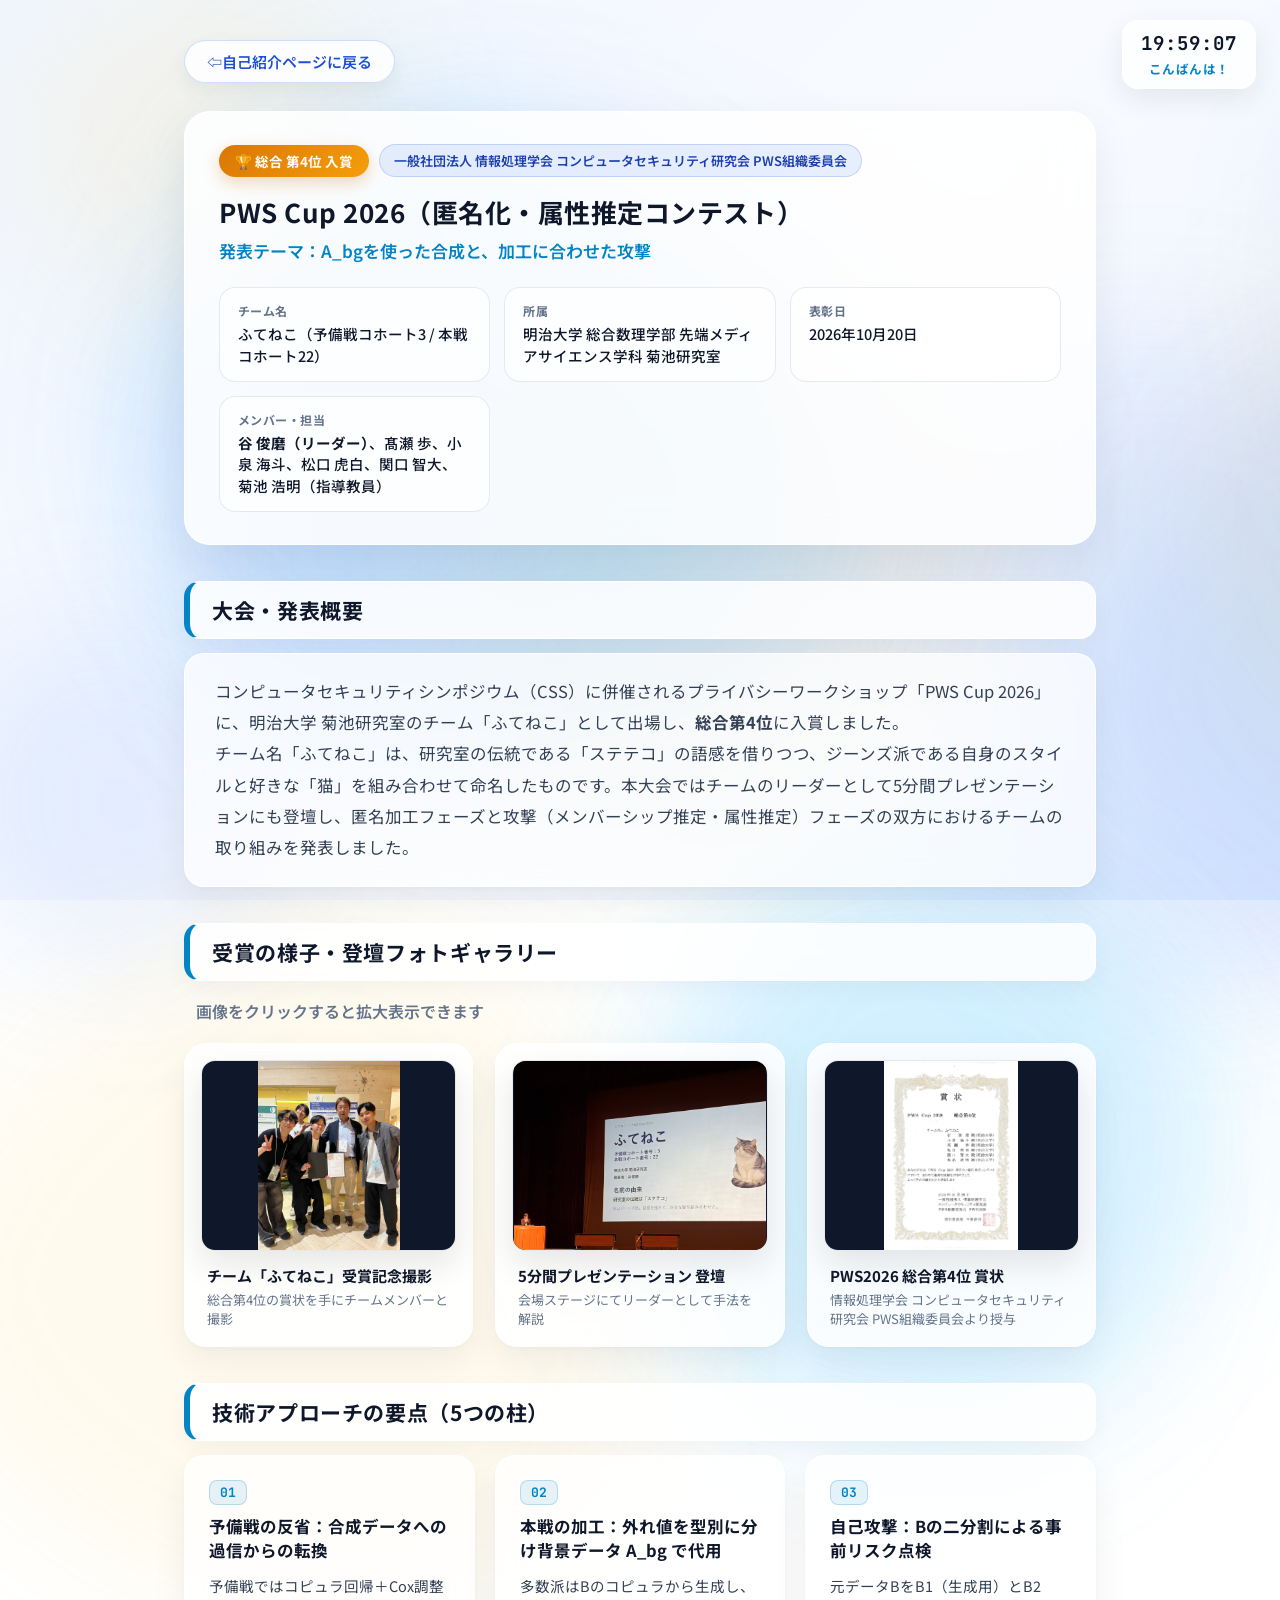
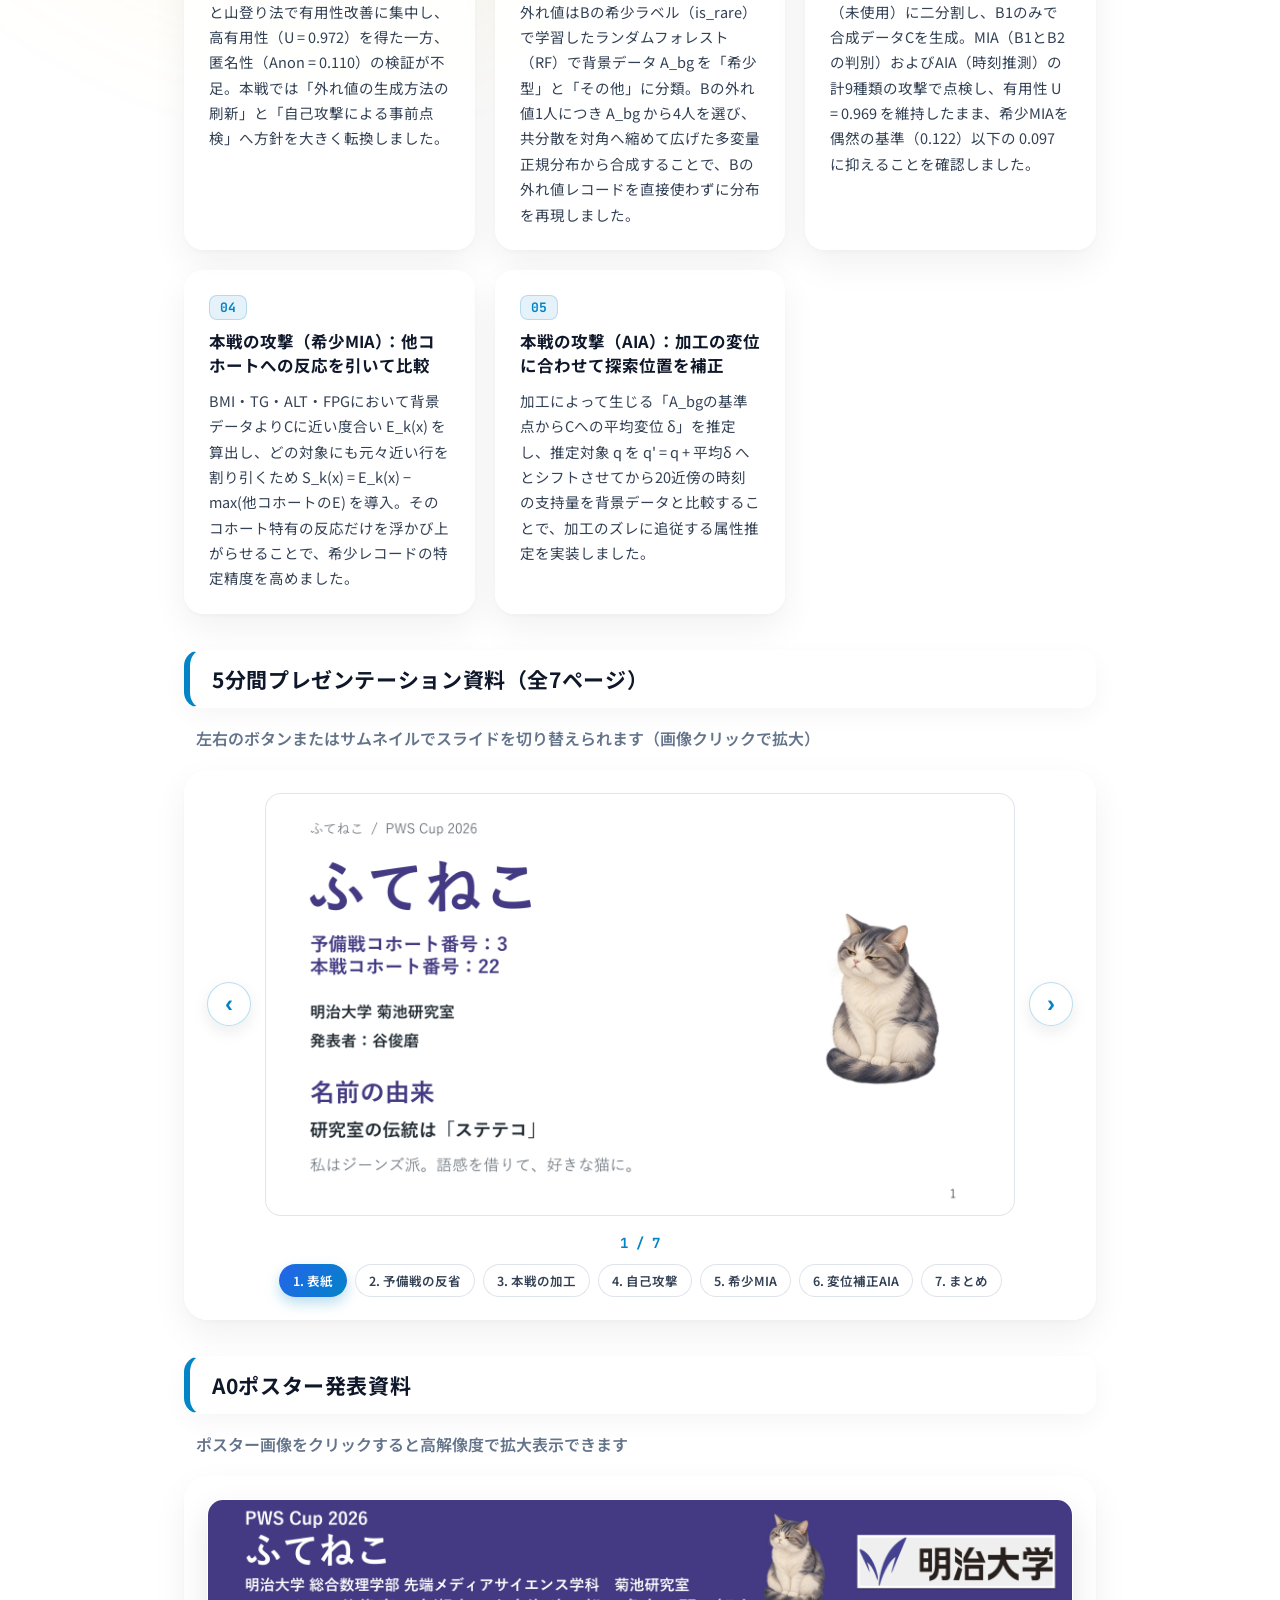
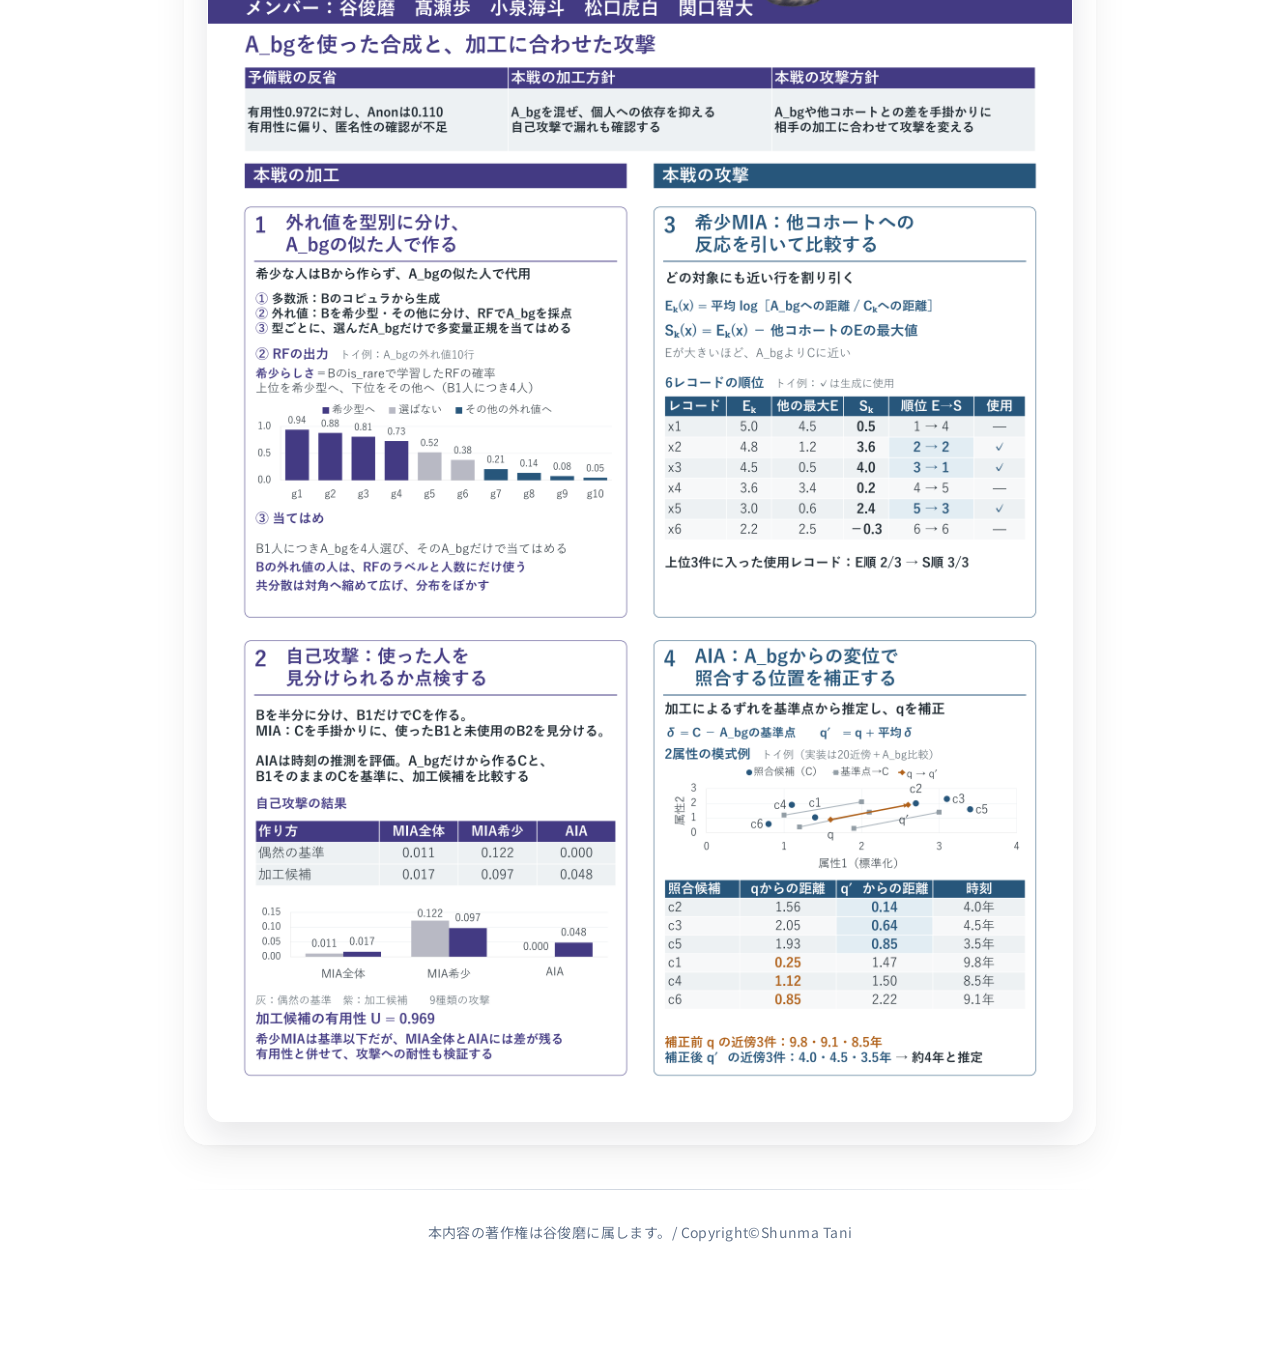
<file: pws2026.html>
<!DOCTYPE html>
<html lang="jp">
<head>
    <meta charset="UTF-8">
    <meta name="viewport" content="width=device-width, initial-scale=1.0">
    <title>PWS Cup 2026 発表記録 - チーム「ふてねこ」</title>
    <link rel="preconnect" href="https://fonts.googleapis.com">
    <link rel="preconnect" href="https://fonts.gstatic.com" crossorigin>
    <link href="https://fonts.googleapis.com/css2?family=Inter:wght@400;600;700&family=JetBrains+Mono:wght@500;700&family=Noto+Sans+JP:wght@400;500;700&display=swap" rel="stylesheet">
    <link rel="stylesheet" href="work.css">
</head>
<body>
    <p class="back"><a href="index.html">⇦自己紹介ページに戻る</a></p>

    <div class="pws-hero-card">
        <div class="pws-hero-badge-row">
            <span class="pws-award-pill">🏆 総合 第4位 入賞</span>
            <span class="pws-org-pill">一般社団法人 情報処理学会 コンピュータセキュリティ研究会 PWS組織委員会</span>
        </div>
        <h1 class="pws-hero-title">PWS Cup 2026（匿名化・属性推定コンテスト）</h1>
        <p class="pws-hero-subtitle">発表テーマ：A_bgを使った合成と、加工に合わせた攻撃</p>
        <div class="pws-meta-grid">
            <div class="pws-meta-item">
                <span class="pws-meta-label">チーム名</span>
                <span class="pws-meta-value">ふてねこ（予備戦コホート3 / 本戦コホート22）</span>
            </div>
            <div class="pws-meta-item">
                <span class="pws-meta-label">所属</span>
                <span class="pws-meta-value">明治大学 総合数理学部 先端メディアサイエンス学科 菊池研究室</span>
            </div>
            <div class="pws-meta-item">
                <span class="pws-meta-label">表彰日</span>
                <span class="pws-meta-value">2026年10月20日</span>
            </div>
            <div class="pws-meta-item">
                <span class="pws-meta-label">メンバー・担当</span>
                <span class="pws-meta-value"><strong>谷 俊磨（リーダー）</strong>、髙瀬 歩、小泉 海斗、松口 虎白、関口 智大、菊池 浩明（指導教員）</span>
            </div>
        </div>
    </div>

    <h1 class="sub">大会・発表概要</h1>
    <p class="sub">
        コンピュータセキュリティシンポジウム（CSS）に併催されるプライバシーワークショップ「PWS Cup 2026」に、明治大学 菊池研究室のチーム「ふてねこ」として出場し、<strong>総合第4位</strong>に入賞しました。<br>
        チーム名「ふてねこ」は、研究室の伝統である「ステテコ」の語感を借りつつ、ジーンズ派である自身のスタイルと好きな「猫」を組み合わせて命名したものです。本大会ではチームのリーダーとして5分間プレゼンテーションにも登壇し、匿名加工フェーズと攻撃（メンバーシップ推定・属性推定）フェーズの双方におけるチームの取り組みを発表しました。
    </p>

    <h1 class="sub">受賞の様子・登壇フォトギャラリー</h1>
    <h2 class="sub">画像をクリックすると拡大表示できます</h2>
    <div class="pws-photo-grid">
        <div class="pws-photo-card">
            <img src="pws_team.jpg" alt="PWS Cup 2026 総合第4位 チームふてねこ記念撮影" class="zoomable-img" data-caption="PWS Cup 2026 総合第4位 表彰状とチーム「ふてねこ」記念撮影">
            <div class="pws-photo-caption">
                <strong>チーム「ふてねこ」受賞記念撮影</strong>
                <span>総合第4位の賞状を手にチームメンバーと撮影</span>
            </div>
        </div>
        <div class="pws-photo-card">
            <img src="pws_stage.jpg" alt="5分間プレゼンテーション登壇の様子" class="zoomable-img" data-caption="会場ステージでの5分間プレゼンテーション登壇の様子（リーダー：谷 俊磨）">
            <div class="pws-photo-caption">
                <strong>5分間プレゼンテーション 登壇</strong>
                <span>会場ステージにてリーダーとして手法を解説</span>
            </div>
        </div>
        <div class="pws-photo-card">
            <img src="pws_cert.png" alt="PWS2026 総合第4位 賞状" class="zoomable-img" data-caption="PWS2026 総合第4位 賞状（2026年10月20日 情報処理学会 PWS組織委員会）">
            <div class="pws-photo-caption">
                <strong>PWS2026 総合第4位 賞状</strong>
                <span>情報処理学会 コンピュータセキュリティ研究会 PWS組織委員会より授与</span>
            </div>
        </div>
    </div>

    <h1 class="sub">技術アプローチの要点（5つの柱）</h1>
    <div class="pws-tech-grid">
        <div class="pws-tech-card">
            <div class="pws-tech-num">01</div>
            <h4>予備戦の反省：合成データへの過信からの転換</h4>
            <p>
                予備戦ではコピュラ回帰＋Cox調整と山登り法で有用性改善に集中し、高有用性（U = 0.972）を得た一方、匿名性（Anon = 0.110）の検証が不足。本戦では「外れ値の生成方法の刷新」と「自己攻撃による事前点検」へ方針を大きく転換しました。
            </p>
        </div>
        <div class="pws-tech-card">
            <div class="pws-tech-num">02</div>
            <h4>本戦の加工：外れ値を型別に分け背景データ A_bg で代用</h4>
            <p>
                多数派はBのコピュラから生成し、外れ値はBの希少ラベル（is_rare）で学習したランダムフォレスト（RF）で背景データ A_bg を「希少型」と「その他」に分類。Bの外れ値1人につき A_bg から4人を選び、共分散を対角へ縮めて広げた多変量正規分布から合成することで、Bの外れ値レコードを直接使わずに分布を再現しました。
            </p>
        </div>
        <div class="pws-tech-card">
            <div class="pws-tech-num">03</div>
            <h4>自己攻撃：Bの二分割による事前リスク点検</h4>
            <p>
                元データBをB1（生成用）とB2（未使用）に二分割し、B1のみで合成データCを生成。MIA（B1とB2の判別）およびAIA（時刻推測）の計9種類の攻撃で点検し、有用性 U = 0.969 を維持したまま、希少MIAを偶然の基準（0.122）以下の 0.097 に抑えることを確認しました。
            </p>
        </div>
        <div class="pws-tech-card">
            <div class="pws-tech-num">04</div>
            <h4>本戦の攻撃（希少MIA）：他コホートへの反応を引いて比較</h4>
            <p>
                BMI・TG・ALT・FPGにおいて背景データよりCに近い度合い E_k(x) を算出し、どの対象にも元々近い行を割り引くため S_k(x) = E_k(x) − max(他コホートのE) を導入。そのコホート特有の反応だけを浮かび上がらせることで、希少レコードの特定精度を高めました。
            </p>
        </div>
        <div class="pws-tech-card">
            <div class="pws-tech-num">05</div>
            <h4>本戦の攻撃（AIA）：加工の変位に合わせて探索位置を補正</h4>
            <p>
                加工によって生じる「A_bgの基準点からCへの平均変位 δ」を推定し、推定対象 q を q' = q + 平均δ へとシフトさせてから20近傍の時刻の支持量を背景データと比較することで、加工のズレに追従する属性推定を実装しました。
            </p>
        </div>
    </div>

    <h1 class="sub">5分間プレゼンテーション資料（全7ページ）</h1>
    <h2 class="sub">左右のボタンまたはサムネイルでスライドを切り替えられます（画像クリックで拡大）</h2>
    <div class="pws-slider-card" id="pws-slider">
        <div class="pws-slider-main">
            <button type="button" class="pws-slider-btn prev" id="pws-prev-slide" aria-label="前のスライド">‹</button>
            <div class="pws-slide-viewport">
                <img src="pws_slide_1.png" alt="スライド 1: タイトル・チーム紹介" class="pws-slide-img active-slide zoomable-img" data-slide-idx="0" data-caption="スライド 1/7：PWS Cup 2026 チーム「ふてねこ」発表表紙">
                <img src="pws_slide_2.png" alt="スライド 2: 01 予備戦の反省" class="pws-slide-img zoomable-img" data-slide-idx="1" data-caption="スライド 2/7：01 予備戦の反省 — 合成データへの過信">
                <img src="pws_slide_3.png" alt="スライド 3: 02 本戦の加工" class="pws-slide-img zoomable-img" data-slide-idx="2" data-caption="スライド 3/7：02 本戦の加工 — 外れ値を型別に分け、背景データの似た人で代用">
                <img src="pws_slide_4.png" alt="スライド 4: 03 自己攻撃" class="pws-slide-img zoomable-img" data-slide-idx="3" data-caption="スライド 4/7：03 自己攻撃 — 使った人を見分けられるか点検する">
                <img src="pws_slide_5.png" alt="スライド 5: 04 本戦の攻撃 希少MIA" class="pws-slide-img zoomable-img" data-slide-idx="4" data-caption="スライド 5/7：04 本戦の攻撃 — 希少MIA：他コホートへの反応を引いて比較する">
                <img src="pws_slide_6.png" alt="スライド 6: 05 本戦の攻撃 AIA" class="pws-slide-img zoomable-img" data-slide-idx="5" data-caption="スライド 6/7：05 本戦の攻撃 — AIA：加工の変位に合わせて探す位置を動かす">
                <img src="pws_slide_7.png" alt="スライド 7: まとめ" class="pws-slide-img zoomable-img" data-slide-idx="6" data-caption="スライド 7/7：まとめ — A_bgを使った合成と、加工に合わせた攻撃">
            </div>
            <button type="button" class="pws-slider-btn next" id="pws-next-slide" aria-label="次のスライド">›</button>
        </div>
        <div class="pws-slider-footer">
            <span class="pws-slide-counter" id="pws-slide-counter">1 / 7</span>
            <div class="pws-slider-dots" id="pws-slider-dots">
                <button type="button" class="pws-dot active-dot" data-slide-to="0">1. 表紙</button>
                <button type="button" class="pws-dot" data-slide-to="1">2. 予備戦の反省</button>
                <button type="button" class="pws-dot" data-slide-to="2">3. 本戦の加工</button>
                <button type="button" class="pws-dot" data-slide-to="3">4. 自己攻撃</button>
                <button type="button" class="pws-dot" data-slide-to="4">5. 希少MIA</button>
                <button type="button" class="pws-dot" data-slide-to="5">6. 変位補正AIA</button>
                <button type="button" class="pws-dot" data-slide-to="6">7. まとめ</button>
            </div>
        </div>
    </div>

    <h1 class="sub">A0ポスター発表資料</h1>
    <h2 class="sub">ポスター画像をクリックすると高解像度で拡大表示できます</h2>
    <div class="pws-poster-container">
        <img src="pws_poster.png" alt="PWS Cup 2026 A0ポスター：A_bgを使った合成と、加工に合わせた攻撃" class="pws-poster-img zoomable-img" data-caption="PWS Cup 2026 A0ポスター（チーム名：ふてねこ / 本戦コホート番号：22）">
    </div>

    <hr>
    <footer>本内容の著作権は谷俊磨に属します。/ Copyright&copy;Shunma Tani</footer>
</body>
</html>
<script src="id.js"></script>
</file>
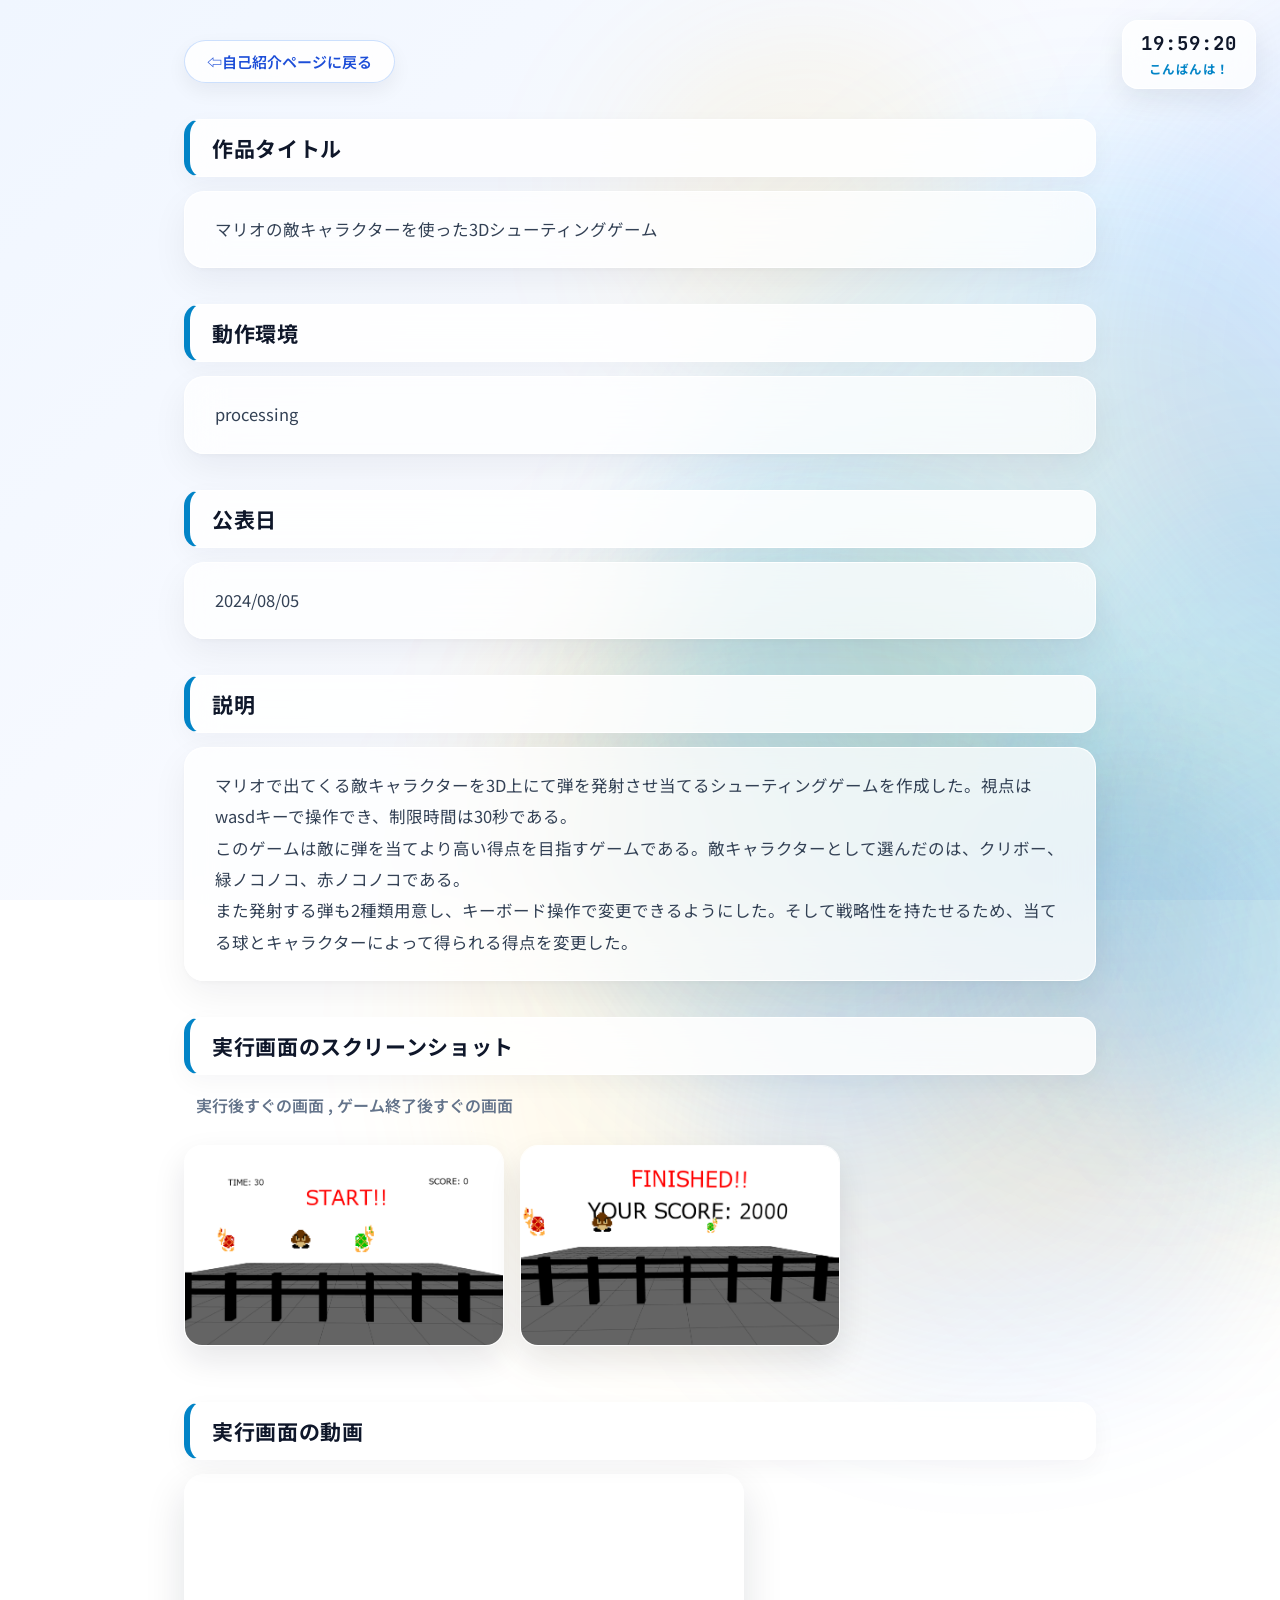
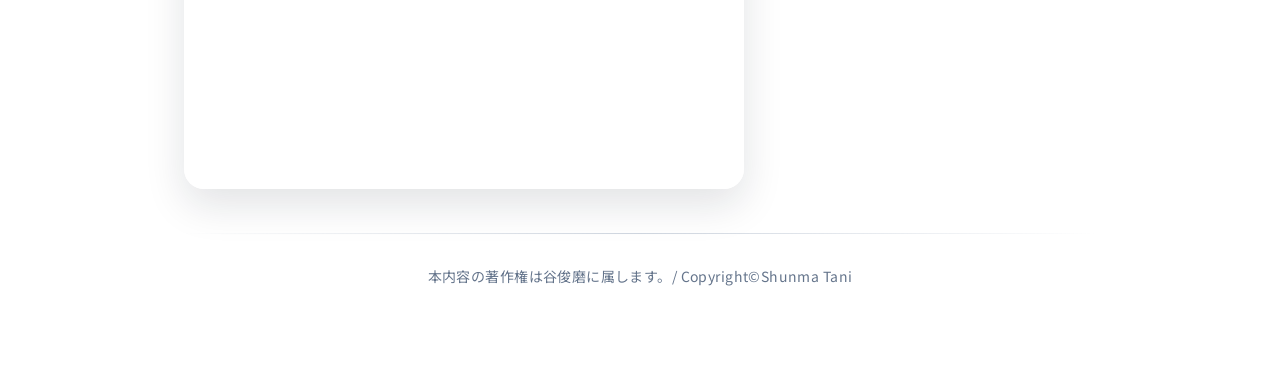
<file: work1.html>
<!DOCTYPE html>
<html lang="jp">
<head>
    <meta charset="UTF-8">
    <meta name="viewport" content="width=device-width, initial-scale=1.0">
    <title>マリオの敵キャラクターを使った3Dシューティングゲーム</title>
        <link rel="preconnect" href="https://fonts.googleapis.com">
    <link rel="preconnect" href="https://fonts.gstatic.com" crossorigin>
    <link href="https://fonts.googleapis.com/css2?family=Inter:wght@400;600;700&family=JetBrains+Mono:wght@500;700&family=Noto+Sans+JP:wght@400;500;700&display=swap" rel="stylesheet">
    <link rel="stylesheet" href="work.css">
</head>
<body>
    <p class="back"><a href="index.html">⇦自己紹介ページに戻る</a></p>
    <h1 class="sub">作品タイトル</h1>
    <p class="sub">マリオの敵キャラクターを使った3Dシューティングゲーム</p>
    <h1 class="sub">動作環境</h1>
    <p class="sub">processing</p>
    <h1 class="sub">公表日</h1>
    <p class="sub">2024/08/05</p>
    <h1 class="sub">説明</h1>
    <p class="sub">
        マリオで出てくる敵キャラクターを3D上にて弾を発射させ当てるシューティングゲームを作成した。視点はwasdキーで操作でき、制限時間は30秒である。
        <br>このゲームは敵に弾を当てより高い得点を目指すゲームである。敵キャラクターとして選んだのは、クリボー、緑ノコノコ、赤ノコノコである。
        <br>また発射する弾も2種類用意し、キーボード操作で変更できるようにした。そして戦略性を持たせるため、当てる球とキャラクターによって得られる得点を変更した。
    </p>
    <h1 class="sub">実行画面のスクリーンショット</h1>
    <h2 class="sub">実行後すぐの画面 , ゲーム終了後すぐの画面</h2>
    <img src="Mario-1.png" alt="実行後すぐの画面" width="320" height="240">
    <img src="Mario-2.png" alt="ゲーム終了後すぐの画面" width="320" height="240">
    <h1 class="sub">実行画面の動画</h1>
    <iframe width="560" height="315" src="https://www.youtube.com/embed/vgleSVGtBDQ?si=dO-O5qfY40Dh6b62" title="YouTube video player" frameborder="0" allow="accelerometer; autoplay; clipboard-write; encrypted-media; gyroscope; picture-in-picture; web-share" referrerpolicy="strict-origin-when-cross-origin" allowfullscreen></iframe>    <hr>
    <footer>本内容の著作権は谷俊磨に属します。/ Copyright&copy;Shunma Tani</footer>
</body>
</html>
<script src="id.js"></script>
</file>
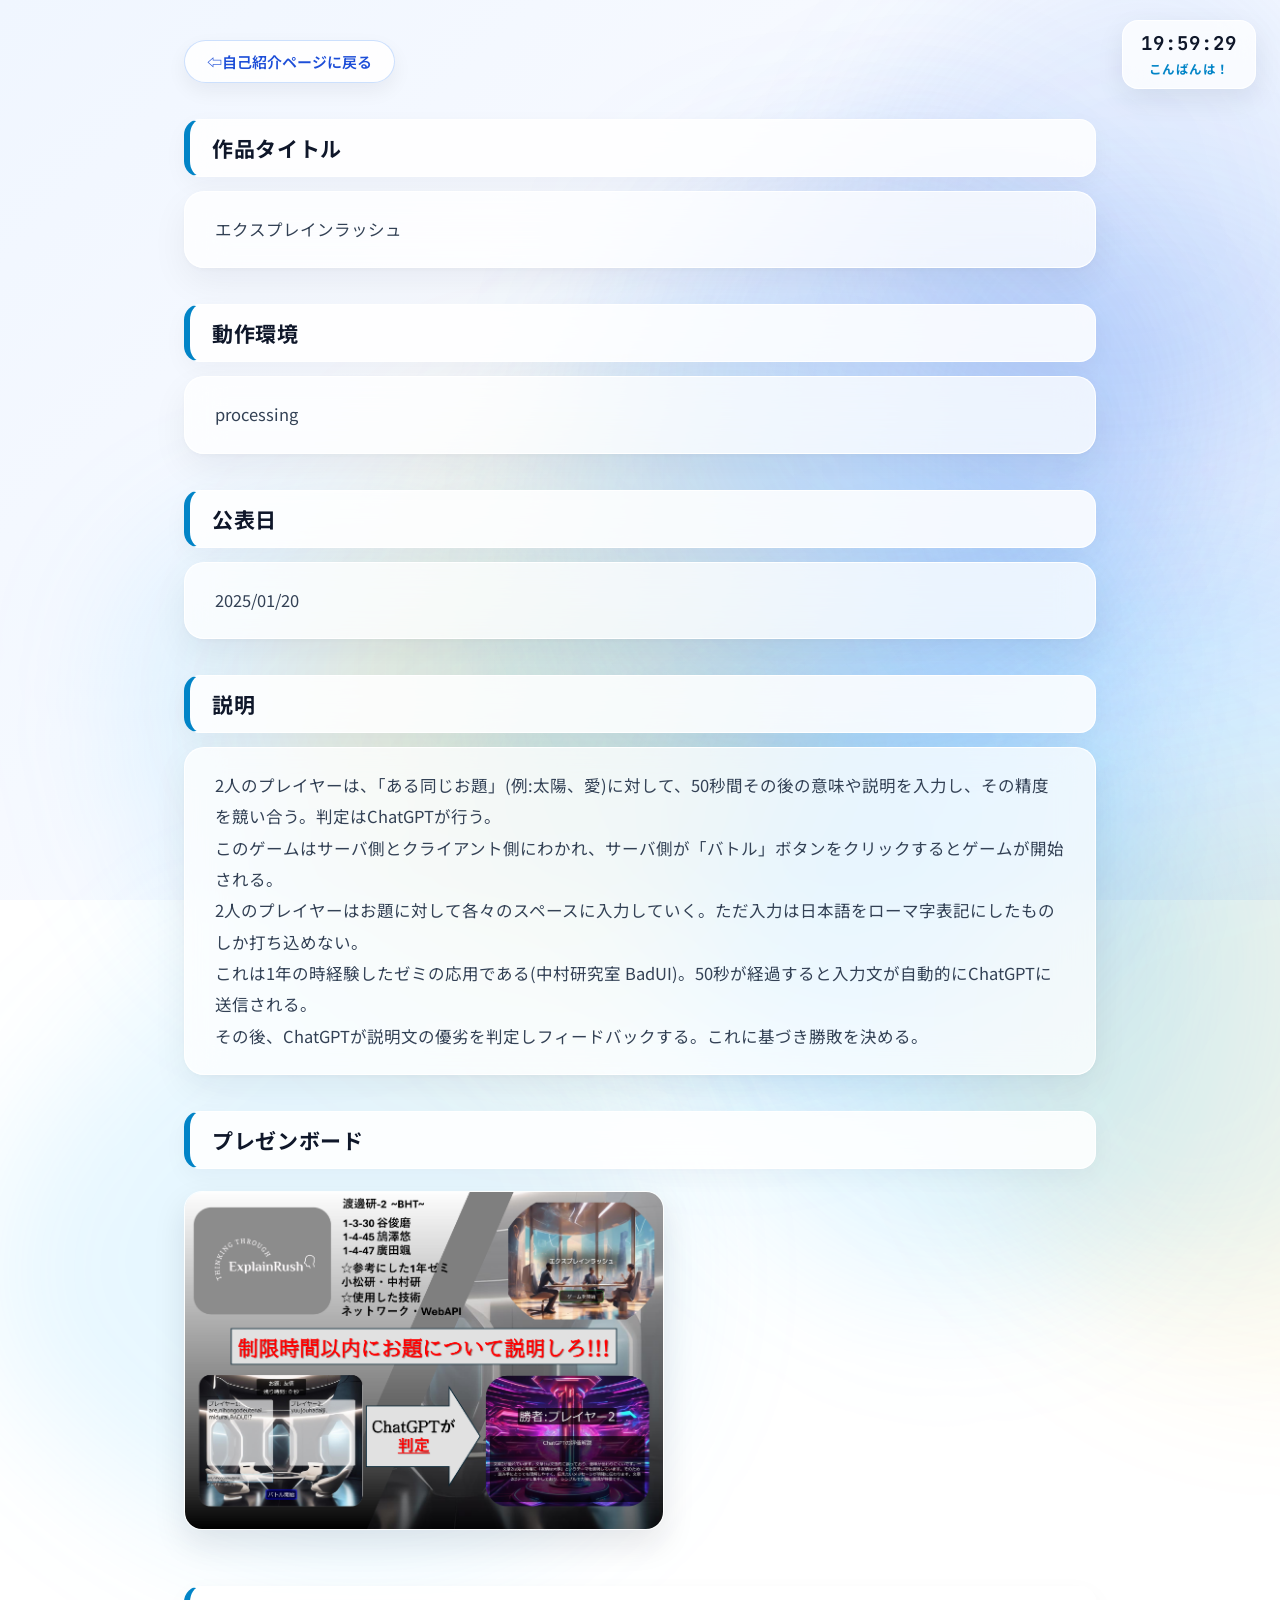
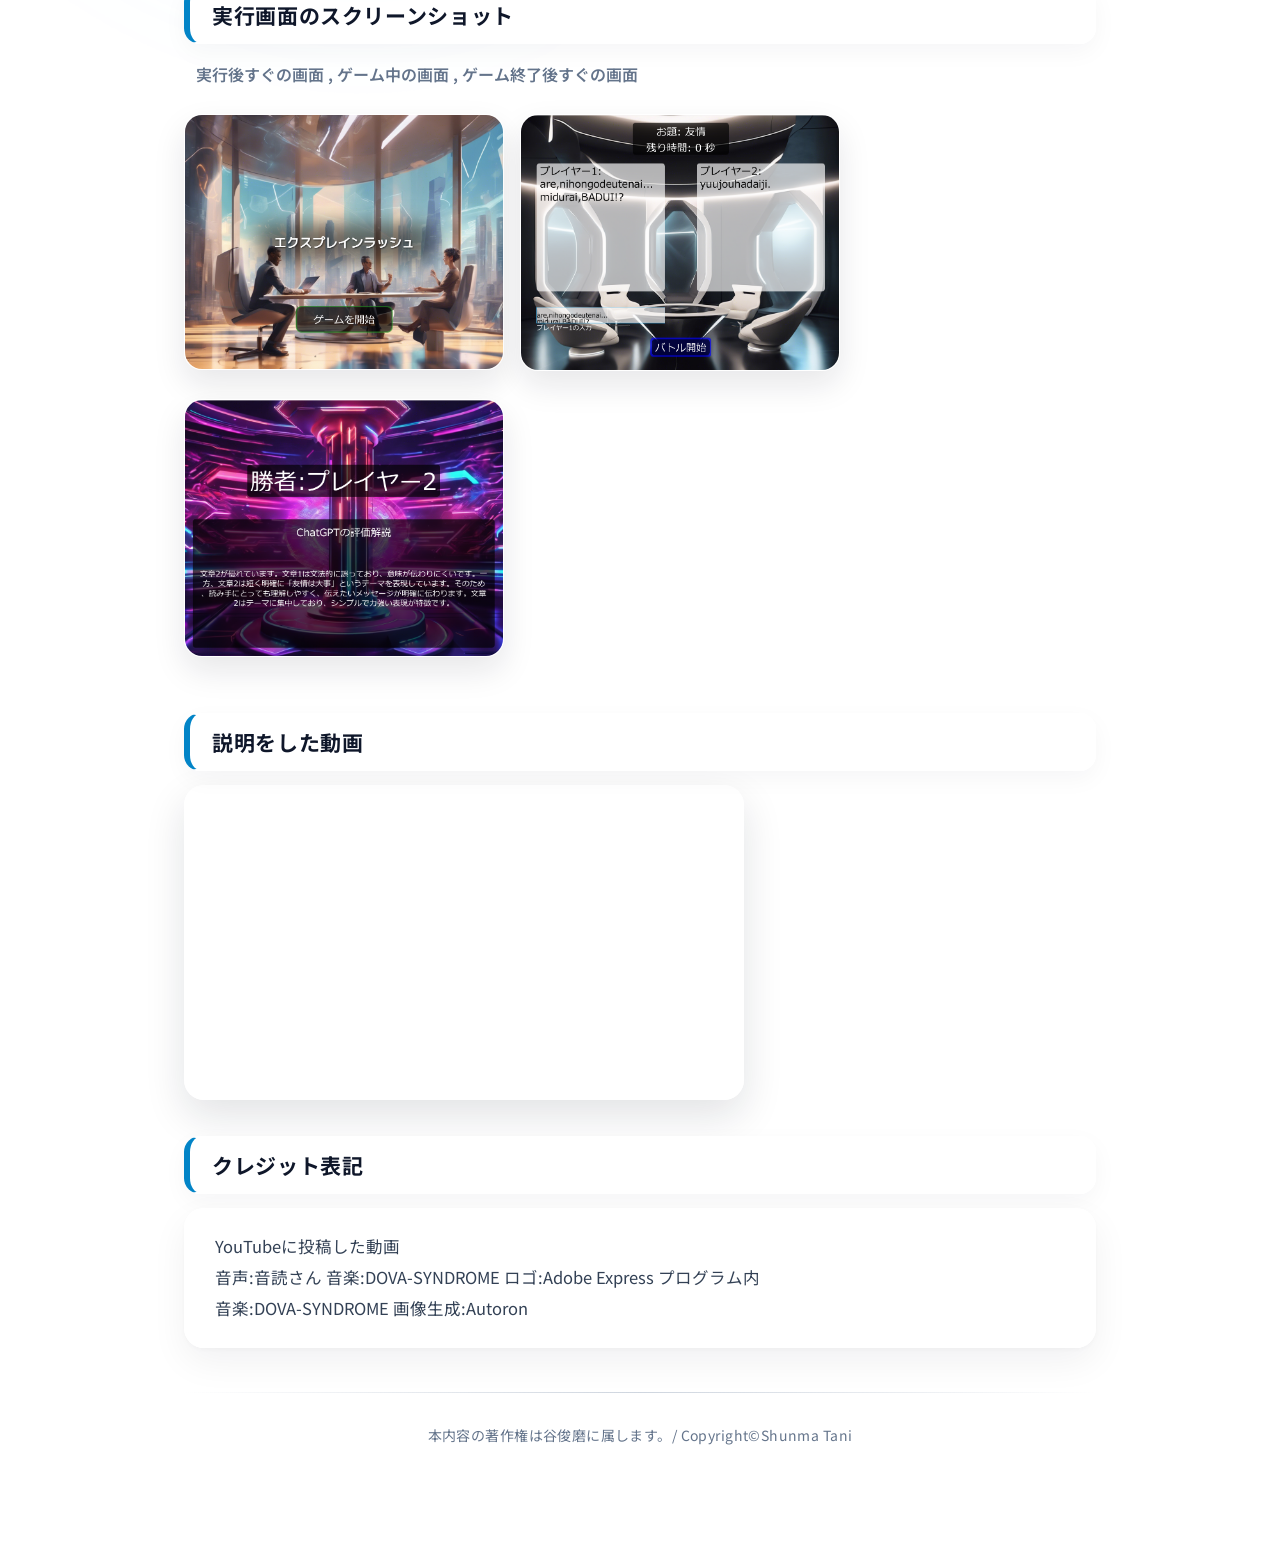
<file: work2.html>
<!DOCTYPE html>
<html lang="jp">
<head>
    <meta charset="UTF-8">
    <meta name="viewport" content="width=device-width, initial-scale=1.0">
    <title>エクスプレインラッシュ</title>
        <link rel="preconnect" href="https://fonts.googleapis.com">
    <link rel="preconnect" href="https://fonts.gstatic.com" crossorigin>
    <link href="https://fonts.googleapis.com/css2?family=Inter:wght@400;600;700&family=JetBrains+Mono:wght@500;700&family=Noto+Sans+JP:wght@400;500;700&display=swap" rel="stylesheet">
    <link rel="stylesheet" href="work.css">
</head>
<body>
    <p class="back"><a href="index.html">⇦自己紹介ページに戻る</a></p>
    <h1 class="sub">作品タイトル</h1>
    <p class="sub">エクスプレインラッシュ</p>
    <h1 class="sub">動作環境</h1>
    <p class="sub">processing</p>
    <h1 class="sub">公表日</h1>
    <p class="sub">2025/01/20</p>
    <h1 class="sub">説明</h1>
    <p class="sub">
        2人のプレイヤーは、「ある同じお題」(例:太陽、愛)に対して、50秒間その後の意味や説明を入力し、その精度を競い合う。判定はChatGPTが行う。
        <br>このゲームはサーバ側とクライアント側にわかれ、サーバ側が「バトル」ボタンをクリックするとゲームが開始される。
        <br>2人のプレイヤーはお題に対して各々のスペースに入力していく。ただ入力は日本語をローマ字表記にしたものしか打ち込めない。
        <br>これは1年の時経験したゼミの応用である(中村研究室 BadUI)。50秒が経過すると入力文が自動的にChatGPTに送信される。
        <br>その後、ChatGPTが説明文の優劣を判定しフィードバックする。これに基づき勝敗を決める。
    </p>
    <h1 class="sub">プレゼンボード</h1>
    <img src="ER.png" alt="プレゼンボード" width="480" height="320">
    <h1 class="sub">実行画面のスクリーンショット</h1>
    <h2 class="sub">実行後すぐの画面 , ゲーム中の画面 , ゲーム終了後すぐの画面</h2>
    <img src="ER-1.png" alt="実行後すぐの画面" width="320" height="240">
    <img src="ER-2.png" alt="ゲーム中の画面" width="320" height="240">
    <img src="ER-3.png" alt="ゲーム終了後すぐの画面" width="320" height="240">
    <br>
    <h1 class="sub">説明をした動画</h1>
    <iframe width="560" height="315" src="https://www.youtube.com/embed/YkdMgUpoBvU?si=MZxXPyeHE4P6dVm-" title="YouTube video player" frameborder="0" allow="accelerometer; autoplay; clipboard-write; encrypted-media; gyroscope; picture-in-picture; web-share" referrerpolicy="strict-origin-when-cross-origin" allowfullscreen></iframe>    <h3>クレジット表記</h3>
    <p class="sub">
        YouTubeに投稿した動画
        <br class="small">音声:音読さん 音楽:DOVA-SYNDROME ロゴ:Adobe Express
        プログラム内
        <br class="small">音楽:DOVA-SYNDROME 画像生成:Autoron
    </p>
    <hr>
    <footer>本内容の著作権は谷俊磨に属します。/ Copyright&copy;Shunma Tani</footer>
</body>
</html>
<script src="id.js"></script>
</file>
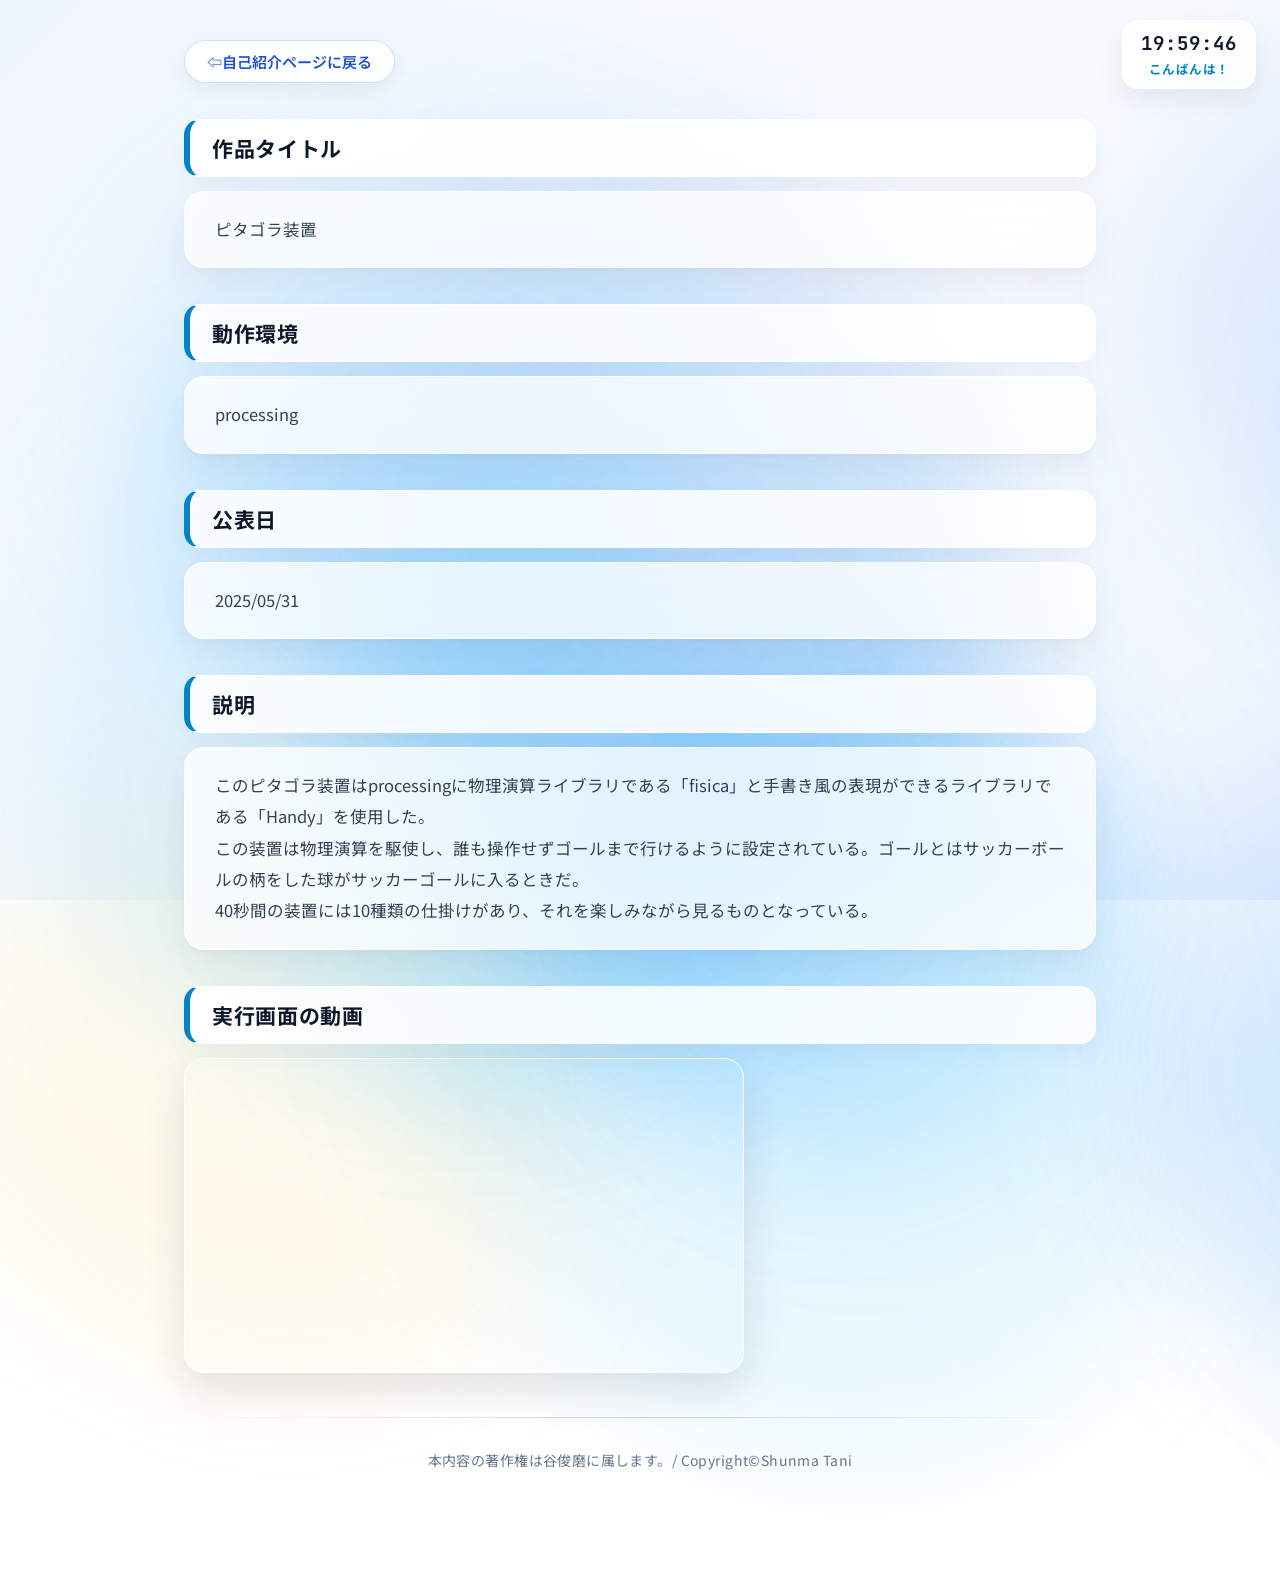
<file: work3.html>
<!DOCTYPE html>
<html lang="jp">
<head>
    <meta charset="UTF-8">
    <meta name="viewport" content="width=device-width, initial-scale=1.0">
    <title>ピタゴラ装置</title>
        <link rel="preconnect" href="https://fonts.googleapis.com">
    <link rel="preconnect" href="https://fonts.gstatic.com" crossorigin>
    <link href="https://fonts.googleapis.com/css2?family=Inter:wght@400;600;700&family=JetBrains+Mono:wght@500;700&family=Noto+Sans+JP:wght@400;500;700&display=swap" rel="stylesheet">
    <link rel="stylesheet" href="work.css">
</head>
<body>
    <p class="back"><a href="index.html">⇦自己紹介ページに戻る</a></p>
    <h1 class="sub">作品タイトル</h1>
    <p class="sub">ピタゴラ装置</p>
    <h1 class="sub">動作環境</h1>
    <p class="sub">processing</p>
    <h1 class="sub">公表日</h1>
    <p class="sub">2025/05/31</p>
    <h1 class="sub">説明</h1>
    <p class="sub">
        このピタゴラ装置はprocessingに物理演算ライブラリである「fisica」と手書き風の表現ができるライブラリである「Handy」を使用した。
        <br>この装置は物理演算を駆使し、誰も操作せずゴールまで行けるように設定されている。ゴールとはサッカーボールの柄をした球がサッカーゴールに入るときだ。
        <br>40秒間の装置には10種類の仕掛けがあり、それを楽しみながら見るものとなっている。
    </p>
    <h1 class="sub">実行画面の動画</h1>
<iframe width="560" height="315" src="https://www.youtube.com/embed/E_kP5PKeGGE?si=EkmtEbAz7cwnrcA7" title="YouTube video player" frameborder="0" allow="accelerometer; autoplay; clipboard-write; encrypted-media; gyroscope; picture-in-picture; web-share" referrerpolicy="strict-origin-when-cross-origin" allowfullscreen></iframe>    <hr>
    <footer>本内容の著作権は谷俊磨に属します。/ Copyright&copy;Shunma Tani</footer>
</body>
</html>
<script src="id.js"></script>
</file>
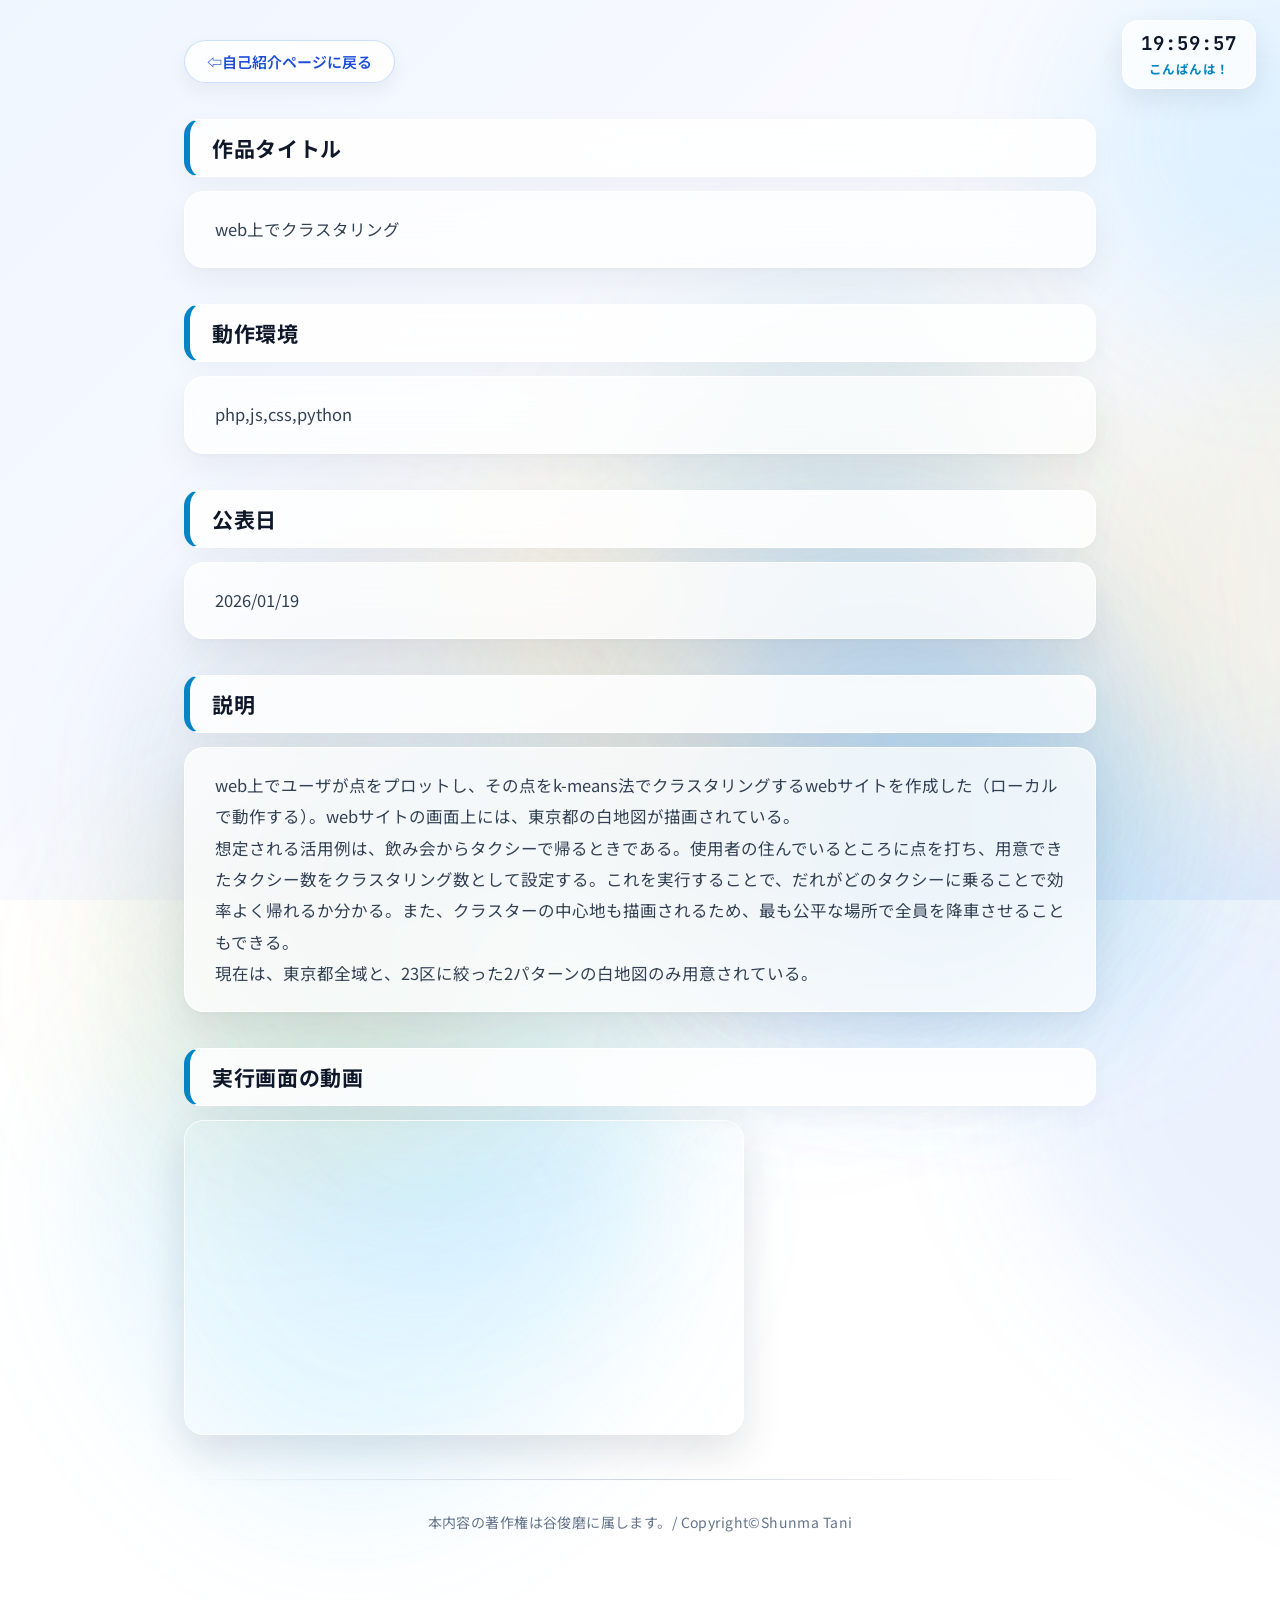
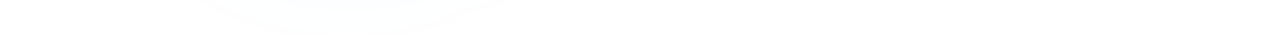
<file: work4.html>
<!DOCTYPE html>
<html lang="jp">
<head>
    <meta charset="UTF-8">
    <meta name="viewport" content="width=device-width, initial-scale=1.0">
    <title>web上でクラスタリング</title>
        <link rel="preconnect" href="https://fonts.googleapis.com">
    <link rel="preconnect" href="https://fonts.gstatic.com" crossorigin>
    <link href="https://fonts.googleapis.com/css2?family=Inter:wght@400;600;700&family=JetBrains+Mono:wght@500;700&family=Noto+Sans+JP:wght@400;500;700&display=swap" rel="stylesheet">
    <link rel="stylesheet" href="work.css">
</head>
<body>
    <p class="back"><a href="index.html">⇦自己紹介ページに戻る</a></p>
    <h1 class="sub">作品タイトル</h1>
    <p class="sub">web上でクラスタリング</p>
    <h1 class="sub">動作環境</h1>
    <p class="sub">php,js,css,python</p>
    <h1 class="sub">公表日</h1>
    <p class="sub">2026/01/19</p>
    <h1 class="sub">説明</h1>
    <p class="sub">
        web上でユーザが点をプロットし、その点をk-means法でクラスタリングするwebサイトを作成した（ローカルで動作する）。webサイトの画面上には、東京都の白地図が描画されている。
        <br>想定される活用例は、飲み会からタクシーで帰るときである。使用者の住んでいるところに点を打ち、用意できたタクシー数をクラスタリング数として設定する。これを実行することで、だれがどのタクシーに乗ることで効率よく帰れるか分かる。また、クラスターの中心地も描画されるため、最も公平な場所で全員を降車させることもできる。
        <br>現在は、東京都全域と、23区に絞った2パターンの白地図のみ用意されている。
    </p>
    <h1 class="sub">実行画面の動画</h1>
<iframe width="560" height="315" src="https://www.youtube.com/embed/WA2b6TG-AqU?si=aRHfypQatlanEvBL" title="YouTube video player" frameborder="0" allow="accelerometer; autoplay; clipboard-write; encrypted-media; gyroscope; picture-in-picture; web-share" referrerpolicy="strict-origin-when-cross-origin" allowfullscreen></iframe>    <hr>
<footer>本内容の著作権は谷俊磨に属します。/ Copyright&copy;Shunma Tani</footer>
</body>
</html>
<script src="id.js"></script>
</file>
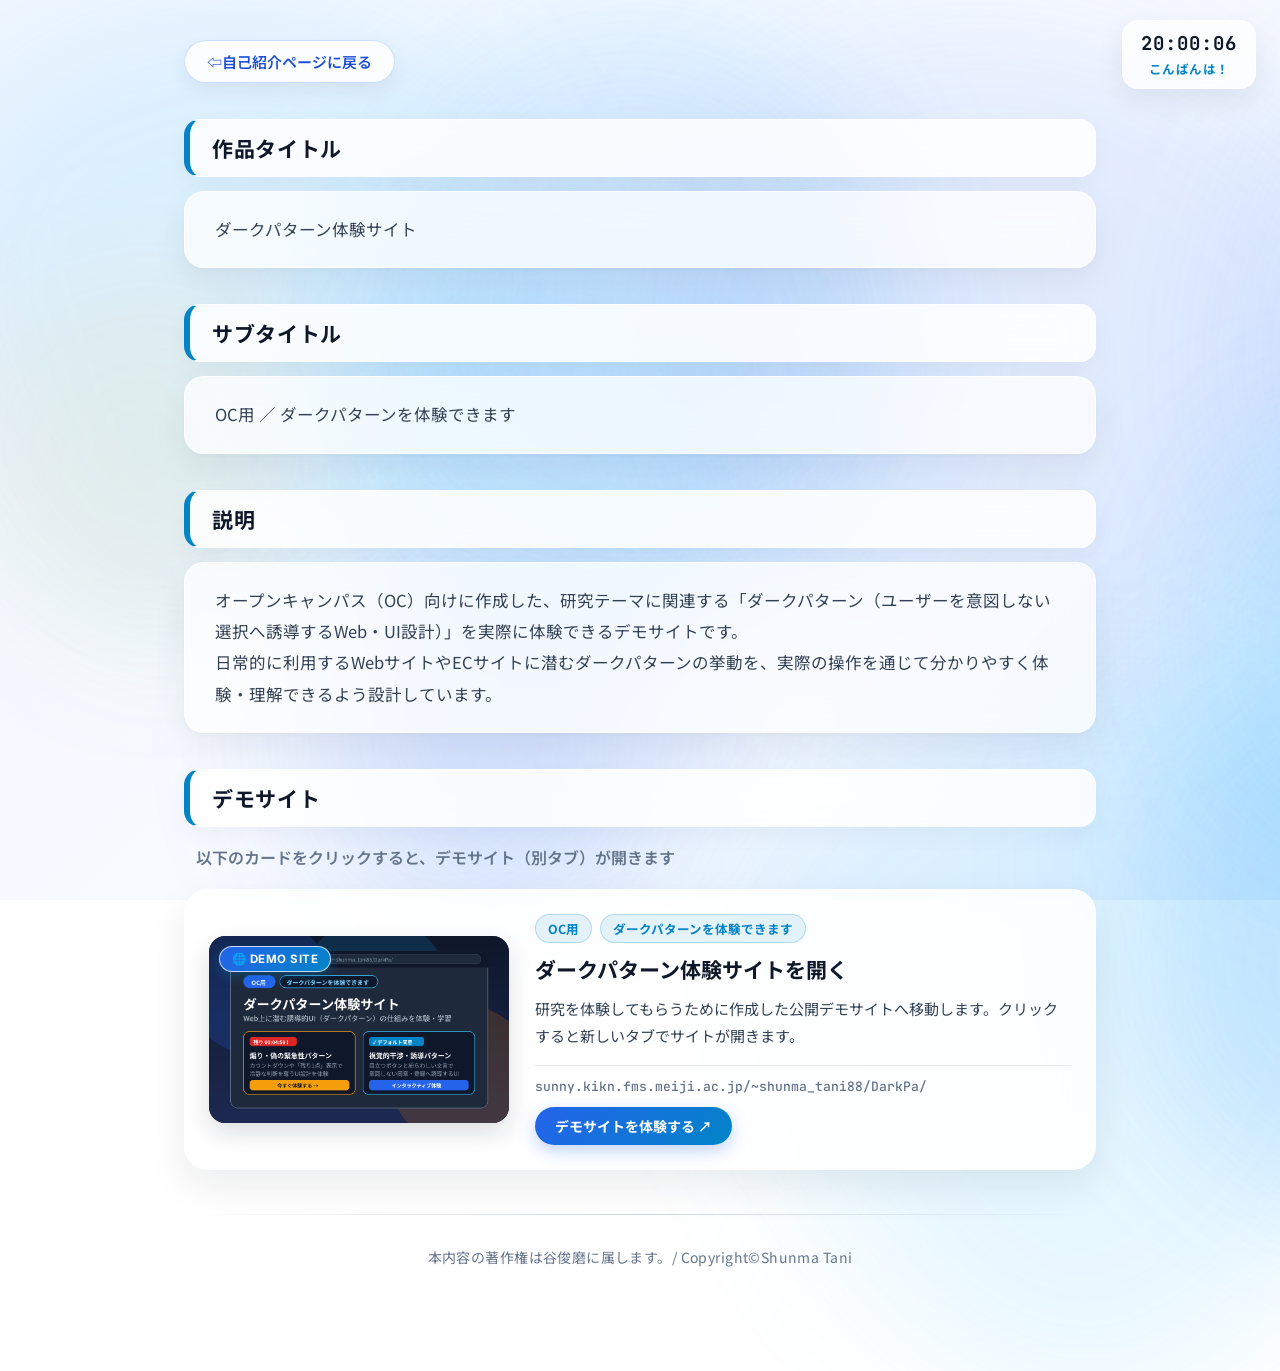
<file: work5.html>
<!DOCTYPE html>
<html lang="jp">
<head>
    <meta charset="UTF-8">
    <meta name="viewport" content="width=device-width, initial-scale=1.0">
    <title>ダークパターン体験サイト</title>
    <link rel="preconnect" href="https://fonts.googleapis.com">
    <link rel="preconnect" href="https://fonts.gstatic.com" crossorigin>
    <link href="https://fonts.googleapis.com/css2?family=Inter:wght@400;600;700&family=JetBrains+Mono:wght@500;700&family=Noto+Sans+JP:wght@400;500;700&display=swap" rel="stylesheet">
    <link rel="stylesheet" href="work.css">
</head>
<body>
    <p class="back"><a href="index.html">⇦自己紹介ページに戻る</a></p>
    <h1 class="sub">作品タイトル</h1>
    <p class="sub">ダークパターン体験サイト</p>
    <h1 class="sub">サブタイトル</h1>
    <p class="sub">OC用 ／ ダークパターンを体験できます</p>
    <h1 class="sub">説明</h1>
    <p class="sub">
        オープンキャンパス（OC）向けに作成した、研究テーマに関連する「ダークパターン（ユーザーを意図しない選択へ誘導するWeb・UI設計）」を実際に体験できるデモサイトです。
        <br>日常的に利用するWebサイトやECサイトに潜むダークパターンの挙動を、実際の操作を通じて分かりやすく体験・理解できるよう設計しています。
    </p>
    <h1 class="sub">デモサイト</h1>
    <h2 class="sub">以下のカードをクリックすると、デモサイト（別タブ）が開きます</h2>
    <a href="http://sunny.kikn.fms.meiji.ac.jp/~shunma_tani88/DarkPa/" target="_blank" rel="noopener noreferrer" class="demo-site-card">
        <div class="demo-site-thumb">
            <img src="darkpa.png" alt="ダークパターン体験サイト">
            <span class="demo-live-badge">🌐 DEMO SITE</span>
        </div>
        <div class="demo-site-body">
            <div class="demo-site-tags">
                <span class="demo-tag">OC用</span>
                <span class="demo-tag">ダークパターンを体験できます</span>
            </div>
            <div class="demo-site-title">ダークパターン体験サイトを開く</div>
            <p class="demo-site-desc">
                研究を体験してもらうために作成した公開デモサイトへ移動します。クリックすると新しいタブでサイトが開きます。
            </p>
            <div class="demo-site-footer">
                <span class="demo-site-url">sunny.kikn.fms.meiji.ac.jp/~shunma_tani88/DarkPa/</span>
                <span class="demo-site-cta">デモサイトを体験する ↗</span>
            </div>
        </div>
    </a>
    <hr>
    <footer>本内容の著作権は谷俊磨に属します。/ Copyright&copy;Shunma Tani</footer>
</body>
</html>
<script src="id.js"></script>
</file>
<file: index.css>
@charset "UTF-8";

:root {
    --bg-gradient: linear-gradient(135deg, #eaf2ff 0%, #f4f8ff 45%, #eef6ff 100%);
    --glass-bg: rgba(255, 255, 255, 0.72);
    --glass-bg-strong: rgba(255, 255, 255, 0.84);
    --glass-border: rgba(255, 255, 255, 0.92);
    --glass-shadow: 0 16px 40px rgba(15, 23, 42, 0.06), 0 2px 6px rgba(15, 23, 42, 0.03);
    --primary: #2563eb;
    --primary-light: #3b82f6;
    --primary-soft: rgba(37, 99, 235, 0.1);
    --accent-warm: #d97706;
    --text-main: #0f172a;
    --text-sub: #334155;
    --text-muted: #64748b;
}

* {
    box-sizing: border-box;
}

html {
    scroll-behavior: smooth;
}

body {
    margin: 0;
    font-family: 'Noto Sans JP', 'Inter', sans-serif;
    color: var(--text-main);
    background: var(--bg-gradient);
    background-attachment: fixed;
    position: relative;
    min-height: 100vh;
    overflow-x: hidden;
    -webkit-font-smoothing: antialiased;
}

/* ===== イントロ ===== */

#intro-section {
    position: relative;
    width: 100%;
    height: 100vh;
    display: flex;
    justify-content: center;
    align-items: center;
    flex-direction: column;
    background: radial-gradient(circle at 50% 35%, rgba(255, 255, 255, 0.85) 0%, rgba(235, 244, 255, 0.65) 100%);
    text-align: center;
    z-index: 30;
    overflow: hidden;
    transition: opacity 0.6s ease, transform 0.6s ease;
}

.intro-content {
    position: relative;
    z-index: 10;
    display: flex;
    gap: 28px;
    align-items: center;
    justify-content: center;
    flex-wrap: wrap;
    padding: 48px 68px;
    background: rgba(255, 255, 255, 0.66);
    backdrop-filter: blur(22px);
    -webkit-backdrop-filter: blur(22px);
    border: 1px solid rgba(255, 255, 255, 0.92);
    border-radius: 32px;
    box-shadow: 0 24px 64px rgba(15, 23, 42, 0.08), inset 0 1px 0 rgba(255, 255, 255, 0.95);
    animation: fadeIn 1.2s cubic-bezier(0.22, 1, 0.36, 1);
}

.intro-left {
    margin: 0;
    font-size: 52px;
    font-weight: 700;
    letter-spacing: 0.06em;
    background: linear-gradient(135deg, #0f172a 0%, #1d4ed8 100%);
    -webkit-background-clip: text;
    -webkit-text-fill-color: transparent;
}

.intro-slash {
    font-size: 48px;
    font-weight: 300;
    color: #94a3b8;
}

.intro-right {
    margin: 0;
    font-size: 52px;
    font-weight: 700;
    letter-spacing: 0.06em;
    color: #0f172a;
}

.scroll-hint {
    position: absolute;
    bottom: 36px;
    left: 50%;
    transform: translateX(-50%);
    margin: 0;
    padding: 10px 24px;
    font-family: 'Inter', sans-serif;
    font-size: 14px;
    font-weight: 600;
    letter-spacing: 0.08em;
    color: var(--primary);
    background: rgba(255, 255, 255, 0.78);
    backdrop-filter: blur(12px);
    -webkit-backdrop-filter: blur(12px);
    border: 1px solid rgba(59, 130, 246, 0.25);
    border-radius: 999px;
    box-shadow: 0 8px 20px rgba(37, 99, 235, 0.1);
    cursor: pointer;
    z-index: 10;
    animation: fadeMove 2.2s ease-in-out infinite;
    transition: background 0.25s ease, box-shadow 0.25s ease;
}

.scroll-hint:hover {
    background: rgba(255, 255, 255, 0.95);
    box-shadow: 0 10px 26px rgba(37, 99, 235, 0.18);
}

/* ===== メイン ===== */

#main-content {
    position: relative;
    max-width: 1000px;
    margin: 0 auto;
    min-height: 100vh;
    padding: 56px 24px 80px;
    z-index: 20;
    transition: opacity 0.7s ease, transform 0.7s cubic-bezier(0.22, 1, 0.36, 1);
}

/* ===== 見出し ===== */

h1.main,
h2.main {
    position: relative;
    background: var(--glass-bg-strong);
    backdrop-filter: blur(16px);
    -webkit-backdrop-filter: blur(16px);
    border: 1px solid var(--glass-border);
    border-left: 6px solid var(--primary);
    border-radius: 16px;
    padding: 14px 24px;
    margin: 44px 0 20px;
    color: var(--text-main);
    font-weight: 700;
    letter-spacing: 0.04em;
    box-shadow: 0 10px 28px rgba(15, 23, 42, 0.05);
}

h1.main {
    font-size: 24px;
    margin-top: 16px;
}

h2.main {
    font-size: 21px;
}

/* ===== リスト（基本プロフィール） ===== */

ul {
    list-style: none;
    margin: 0 0 32px;
    padding: 20px 32px;
    background: var(--glass-bg);
    backdrop-filter: blur(18px);
    -webkit-backdrop-filter: blur(18px);
    border: 1px solid var(--glass-border);
    border-radius: 22px;
    box-shadow: var(--glass-shadow);
}

ul li {
    position: relative;
    display: flex;
    align-items: center;
    padding: 14px 0 14px 22px;
    margin: 0;
    font-size: 16.5px;
    line-height: 1.6;
    color: var(--text-sub);
    border-bottom: 1px solid rgba(148, 163, 184, 0.18);
}

ul li:last-child {
    border-bottom: none;
}

ul li::before {
    content: "";
    position: absolute;
    left: 0;
    width: 9px;
    height: 9px;
    border-radius: 50%;
    background: linear-gradient(135deg, #2563eb, #0ea5e9);
    box-shadow: 0 0 0 4px rgba(37, 99, 235, 0.12);
}

/* ===== テーブル（学歴・資格：縦型タイムライン風グラスカード） ===== */

table {
    width: 100%;
    border-collapse: separate;
    border-spacing: 0;
    margin: 0 0 32px;
    background: var(--glass-bg);
    backdrop-filter: blur(18px);
    -webkit-backdrop-filter: blur(18px);
    border: 1px solid var(--glass-border);
    border-radius: 22px;
    box-shadow: var(--glass-shadow);
    overflow: hidden;
}

table tr:first-child td {
    background: rgba(37, 99, 235, 0.08);
    color: #1e40af;
    font-weight: 700;
    font-size: 14px;
    letter-spacing: 0.05em;
    padding: 15px 24px;
    border-bottom: 1px solid rgba(37, 99, 235, 0.14);
}

table tr:not(:first-child) {
    transition: background-color 0.2s ease;
}

table tr:not(:first-child):hover {
    background-color: rgba(255, 255, 255, 0.55);
}

td {
    border: none;
    border-bottom: 1px solid rgba(148, 163, 184, 0.16);
    padding: 16px 24px;
    font-size: 16px;
    line-height: 1.6;
    color: var(--text-sub);
    position: relative;
}

table tr:last-child td {
    border-bottom: none;
}

/* タイムラインドット演出（データ行の1列目） */
table tr:not(:first-child) td:first-child {
    padding-left: 42px;
    font-weight: 600;
    color: var(--primary);
    white-space: nowrap;
    width: 170px;
}

table tr:not(:first-child) td:first-child::before {
    content: "";
    position: absolute;
    left: 20px;
    top: 50%;
    transform: translateY(-50%);
    width: 9px;
    height: 9px;
    border-radius: 50%;
    background: var(--primary);
    box-shadow: 0 0 0 4px rgba(37, 99, 235, 0.15);
    z-index: 2;
}

table tr:not(:first-child) td:first-child::after {
    content: "";
    position: absolute;
    left: 23.5px;
    top: 0;
    bottom: 0;
    width: 2px;
    background: rgba(37, 99, 235, 0.18);
    z-index: 1;
}

table tr:nth-child(2) td:first-child::after {
    top: 50%;
}

table tr:last-child td:first-child::after {
    bottom: 50%;
}

/* 3列テーブル（学歴）の2列目 */
table tr:not(:first-child) td:nth-child(2):not(:last-child) {
    font-weight: 600;
    color: #0284c7;
    white-space: nowrap;
    width: 150px;
}

/* 最終列（学校名・資格名） */
table tr:not(:first-child) td:last-child {
    font-weight: 500;
    color: var(--text-main);
}

/* ===== 本文（特技・趣味） ===== */

p.main {
    margin: 0 0 32px;
    padding: 28px 34px;
    font-size: 16.5px;
    line-height: 1.95;
    color: var(--text-sub);
    background: var(--glass-bg);
    backdrop-filter: blur(18px);
    -webkit-backdrop-filter: blur(18px);
    border: 1px solid var(--glass-border);
    border-radius: 22px;
    box-shadow: var(--glass-shadow);
}

/* ===== 作品カード ===== */

.works-container {
    display: grid;
    grid-template-columns: repeat(auto-fit, minmax(290px, 1fr));
    gap: 28px;
    padding: 8px 0 36px;
}

.work-card {
    width: 100%;
    padding: 18px;
    display: flex;
    flex-direction: column;
    text-decoration: none;
    background: var(--glass-bg-strong);
    backdrop-filter: blur(20px);
    -webkit-backdrop-filter: blur(20px);
    border: 1px solid var(--glass-border);
    border-radius: 24px;
    overflow: hidden;
    color: var(--text-main);
    box-shadow: 0 14px 34px rgba(15, 23, 42, 0.07);
    transition: transform 0.35s cubic-bezier(0.22, 1, 0.36, 1), box-shadow 0.35s ease, border-color 0.35s ease;
}

.work-card:hover {
    transform: translateY(-8px);
    border-color: rgba(59, 130, 246, 0.5);
    box-shadow: 0 24px 48px rgba(37, 99, 235, 0.15);
}

.work-card img {
    width: 100%;
    aspect-ratio: 16 / 10;
    object-fit: cover;
    border-radius: 16px;
    display: block;
    margin: 0 auto;
    box-shadow: 0 4px 14px rgba(15, 23, 42, 0.08);
    transition: transform 0.45s cubic-bezier(0.22, 1, 0.36, 1);
}

.work-card:hover img {
    transform: scale(1.04);
}

.work-info {
    padding: 18px 8px 6px;
    display: flex;
    flex-direction: column;
    align-items: flex-start;
    gap: 8px;
}

.work-info h3 {
    margin: 0;
    font-size: 18.5px;
    font-weight: 700;
    color: var(--text-main);
    letter-spacing: 0.02em;
    transition: color 0.25s ease;
}

.work-card:hover .work-info h3 {
    color: var(--primary);
}

.work-subtitles {
    display: flex;
    flex-wrap: wrap;
    gap: 8px;
}

.work-info p {
    margin: 0;
    display: inline-block;
    padding: 5px 14px;
    font-size: 13px;
    font-weight: 600;
    font-style: normal;
    color: var(--primary);
    background: var(--primary-soft);
    border: 1px solid rgba(37, 99, 235, 0.18);
    border-radius: 999px;
}

/* ===== フッター・区切り線 ===== */

hr {
    border: none;
    height: 1px;
    background: linear-gradient(90deg, transparent, rgba(148, 163, 184, 0.45), transparent);
    margin: 40px 0 24px;
}

footer {
    padding: 8px 0 24px;
    text-align: center;
    font-size: 14px;
    color: var(--text-muted);
    letter-spacing: 0.03em;
}

/* ===== 背景 ===== */

#geometric-bg {
    position: absolute;
    inset: 0;
    z-index: 0;
    overflow: hidden;
    pointer-events: none;
}

#main-geometric-bg {
    position: fixed;
    inset: 0;
    z-index: -1;
    overflow: hidden;
    pointer-events: none;
}

/* ===== 時計 ===== */

#clock-container {
    position: fixed;
    top: 20px;
    right: 24px;
    background: rgba(255, 255, 255, 0.76);
    backdrop-filter: blur(16px);
    -webkit-backdrop-filter: blur(16px);
    border: 1px solid rgba(255, 255, 255, 0.92);
    box-shadow: 0 10px 28px rgba(15, 23, 42, 0.08);
    padding: 10px 18px;
    border-radius: 16px;
    text-align: center;
    z-index: 999;
    transition: transform 0.25s ease, box-shadow 0.25s ease;
}

#clock-container:hover {
    transform: translateY(-2px);
    box-shadow: 0 14px 32px rgba(37, 99, 235, 0.14);
}

#clock {
    font-family: 'JetBrains Mono', monospace;
    font-size: 19px;
    font-weight: 700;
    color: var(--text-main);
    letter-spacing: 0.05em;
}

#greeting {
    font-size: 12.5px;
    font-weight: 700;
    color: var(--primary);
    margin-top: 3px;
    letter-spacing: 0.04em;
}

/* ===== ボタン・波紋 ===== */

.button-link {
    display: inline-block;
    position: relative;
    overflow: hidden;
    padding: 14px 26px;
    background: linear-gradient(135deg, #2563eb, #3b82f6);
    color: white;
    text-decoration: none;
    border-radius: 14px;
    box-shadow: 0 8px 20px rgba(37, 99, 235, 0.25);
    transition: transform 0.2s ease, box-shadow 0.2s ease;
}

.button-link:hover {
    transform: translateY(-2px);
    box-shadow: 0 12px 24px rgba(37, 99, 235, 0.32);
}

.button-link.pressed {
    transform: translateY(2px);
}

.ripple {
    position: absolute;
    border-radius: 50%;
    background: rgba(255, 255, 255, 0.65);
    transform: scale(0);
    animation: rippleEffect 0.6s linear;
    pointer-events: none;
}

/* ===== アニメーション ===== */

@keyframes rippleEffect {
    to {
        transform: scale(4);
        opacity: 0;
    }
}

@keyframes fadeIn {
    from {
        opacity: 0;
        transform: translateY(16px) scale(0.98);
    }
    to {
        opacity: 1;
        transform: none;
    }
}

@keyframes fadeMove {
    0%, 100% {
        opacity: 0.85;
        transform: translate(-50%, 0);
    }
    50% {
        opacity: 1;
        transform: translate(-50%, 7px);
    }
}

@media (max-width: 768px) {
    .intro-content {
        padding: 36px 28px;
        margin: 0 20px;
        gap: 16px;
    }

    .intro-left,
    .intro-right {
        font-size: 34px;
    }

    .intro-slash {
        font-size: 32px;
    }

    #main-content {
        padding: 40px 16px 60px;
    }

    ul {
        padding: 16px 20px;
    }

    p.main {
        padding: 22px 20px;
    }

    td,
    table tr:first-child td {
        padding: 12px 14px;
        font-size: 14.5px;
    }

    table tr:not(:first-child) td:first-child {
        padding-left: 30px;
        width: auto;
    }

    table tr:not(:first-child) td:first-child::before {
        left: 12px;
    }

    table tr:not(:first-child) td:first-child::after {
        left: 15.5px;
    }

    #clock-container {
        top: 12px;
        right: 12px;
        padding: 8px 14px;
    }

    #clock {
        font-size: 16px;
    }
}


/* ===== 発表記録カード（index.html） ===== */

.presentations-container {
    display: flex;
    flex-direction: column;
    gap: 24px;
    padding: 8px 0 36px;
}

.presentation-card {
    display: grid;
    grid-template-columns: 260px 1fr;
    gap: 24px;
    padding: 20px 24px;
    text-decoration: none;
    color: var(--text-main);
    background: var(--glass-bg-strong);
    backdrop-filter: blur(20px);
    -webkit-backdrop-filter: blur(20px);
    border: 1px solid var(--glass-border);
    border-radius: 24px;
    box-shadow: 0 14px 36px rgba(15, 23, 42, 0.07);
    transition: transform 0.35s cubic-bezier(0.22, 1, 0.36, 1), box-shadow 0.35s ease, border-color 0.35s ease;
    align-items: center;
}

.presentation-card:hover {
    transform: translateY(-6px);
    border-color: rgba(37, 99, 235, 0.5);
    box-shadow: 0 24px 48px rgba(37, 99, 235, 0.15);
}

.presentation-media {
    position: relative;
    width: 100%;
    max-width: 260px;
    margin: 0 auto;
    border-radius: 16px;
    overflow: hidden;
    background: #0b0f19;
    box-shadow: 0 8px 22px rgba(15, 23, 42, 0.12);
}

.presentation-media img {
    width: 100%;
    height: auto;
    aspect-ratio: 4 / 3;
    object-fit: contain;
    object-position: center;
    display: block;
}

.award-badge {
    position: absolute;
    top: 8px;
    left: 8px;
    padding: 4px 10px;
    font-size: 11.5px;
    font-weight: 700;
    color: #fff;
    background: linear-gradient(135deg, #d97706 0%, #f59e0b 100%);
    border: 1px solid rgba(255, 255, 255, 0.7);
    border-radius: 999px;
    box-shadow: 0 4px 12px rgba(217, 119, 6, 0.35);
    letter-spacing: 0.02em;
}

.presentation-info {
    display: flex;
    flex-direction: column;
    gap: 12px;
}

.presentation-meta {
    display: flex;
    flex-wrap: wrap;
    align-items: center;
    gap: 10px;
}

.meta-tag {
    padding: 4px 12px;
    font-size: 12.5px;
    font-weight: 700;
    color: var(--primary);
    background: var(--primary-soft);
    border: 1px solid rgba(37, 99, 235, 0.2);
    border-radius: 999px;
}

.meta-date {
    font-size: 13.5px;
    font-weight: 600;
    color: var(--text-muted);
}

.presentation-info h3 {
    margin: 0;
    font-size: 20px;
    font-weight: 700;
    line-height: 1.45;
    color: var(--text-main);
    transition: color 0.25s ease;
}

.presentation-card:hover .presentation-info h3 {
    color: var(--primary);
}

.presentation-desc {
    margin: 0;
    font-size: 15px;
    line-height: 1.8;
    color: var(--text-sub);
}

.presentation-tags {
    display: flex;
    flex-wrap: wrap;
    gap: 8px;
    margin-top: 4px;
}

.presentation-tags span {
    padding: 5px 12px;
    font-size: 12.5px;
    font-weight: 600;
    color: #0369a1;
    background: rgba(14, 165, 233, 0.1);
    border: 1px solid rgba(14, 165, 233, 0.22);
    border-radius: 999px;
}

@media (max-width: 768px) {
    .presentation-card {
        grid-template-columns: 1fr;
        gap: 18px;
        padding: 18px;
    }
}


/* ===== GCI 2026 Summer バッジ（index.html） ===== */
.award-badge.gci-badge {
    background: linear-gradient(135deg, #1d4ed8 0%, #0284c7 100%);
    box-shadow: 0 4px 12px rgba(29, 78, 216, 0.35);
}
</file>
<file: work.css>
@charset "UTF-8";

:root {
    --bg-gradient: linear-gradient(135deg, #f0f6ff 0%, #f8faff 50%, #eef5ff 100%);
    --glass-bg: rgba(255, 255, 255, 0.75);
    --glass-bg-strong: rgba(255, 255, 255, 0.86);
    --glass-border: rgba(255, 255, 255, 0.94);
    --glass-shadow: 0 14px 36px rgba(15, 23, 42, 0.06), 0 2px 6px rgba(15, 23, 42, 0.03);
    --primary: #0284c7;
    --primary-dark: #1d4ed8;
    --text-main: #0f172a;
    --text-sub: #334155;
    --text-muted: #64748b;
}

* {
    box-sizing: border-box;
}

body {
    max-width: 960px;
    margin: 0 auto;
    padding: 40px 24px 80px;
    font-family: 'Noto Sans JP', 'Inter', sans-serif;
    color: var(--text-main);
    background: var(--bg-gradient);
    background-attachment: fixed;
    min-height: 100vh;
    overflow-x: hidden;
    -webkit-font-smoothing: antialiased;
}

/* 戻るボタン */

p.back {
    margin: 0 0 28px;
    padding: 0;
}

p.back a {
    display: inline-flex;
    align-items: center;
    gap: 8px;
    padding: 10px 22px;
    font-size: 15px;
    font-weight: 600;
    color: var(--primary-dark);
    text-decoration: none;
    background: var(--glass-bg-strong);
    backdrop-filter: blur(16px);
    -webkit-backdrop-filter: blur(16px);
    border: 1px solid rgba(59, 130, 246, 0.25);
    border-radius: 999px;
    box-shadow: 0 8px 20px rgba(15, 23, 42, 0.06);
    transition: transform 0.25s ease, box-shadow 0.25s ease, background 0.25s ease;
}

p.back a:hover {
    transform: translateX(-4px);
    background: #ffffff;
    box-shadow: 0 12px 26px rgba(37, 99, 235, 0.14);
}

/* 見出し */

h1.sub,
h3 {
    background: var(--glass-bg-strong);
    backdrop-filter: blur(16px);
    -webkit-backdrop-filter: blur(16px);
    border: 1px solid var(--glass-border);
    border-left: 6px solid var(--primary);
    border-radius: 16px;
    padding: 13px 22px;
    margin: 36px 0 14px;
    font-size: 21px;
    font-weight: 700;
    letter-spacing: 0.03em;
    color: var(--text-main);
    box-shadow: 0 8px 24px rgba(15, 23, 42, 0.04);
}

h2.sub {
    padding: 4px 12px;
    margin: 12px 0 16px;
    font-size: 16px;
    font-weight: 600;
    color: var(--text-muted);
}

/* 本文 */

p.sub {
    margin: 0 0 24px;
    padding: 22px 30px;
    font-size: 16.5px;
    line-height: 1.9;
    color: var(--text-sub);
    background: var(--glass-bg);
    backdrop-filter: blur(18px);
    -webkit-backdrop-filter: blur(18px);
    border: 1px solid var(--glass-border);
    border-radius: 20px;
    box-shadow: var(--glass-shadow);
}

/* 画像・動画 */

img {
    max-width: 100%;
    height: auto;
    margin: 8px 12px 20px 0;
    border-radius: 18px;
    border: 1px solid rgba(255, 255, 255, 0.9);
    box-shadow: 0 14px 32px rgba(15, 23, 42, 0.1);
    vertical-align: middle;
    transition: transform 0.3s ease, box-shadow 0.3s ease;
}

img:hover {
    transform: translateY(-4px);
    box-shadow: 0 20px 40px rgba(15, 23, 42, 0.15);
}

video,
iframe {
    display: block;
    max-width: 100%;
    margin: 12px 0 28px;
    border-radius: 20px;
    border: 1px solid rgba(255, 255, 255, 0.9);
    box-shadow: 0 16px 40px rgba(15, 23, 42, 0.12);
}

/* フッター・区切り線 */

hr {
    border: none;
    height: 1px;
    background: linear-gradient(90deg, transparent, rgba(148, 163, 184, 0.45), transparent);
    margin: 44px 0 24px;
}

footer {
    padding: 8px 0 24px;
    text-align: center;
    font-size: 14px;
    color: var(--text-muted);
    letter-spacing: 0.03em;
}

/* ===== 背景 ===== */

#main-geometric-bg {
    position: fixed;
    inset: 0;
    z-index: -1;
    overflow: hidden;
    pointer-events: none;
}

/* ===== 時計 ===== */

#clock-container {
    position: fixed;
    top: 20px;
    right: 24px;
    background: rgba(255, 255, 255, 0.76);
    backdrop-filter: blur(16px);
    -webkit-backdrop-filter: blur(16px);
    border: 1px solid rgba(255, 255, 255, 0.92);
    padding: 10px 18px;
    border-radius: 16px;
    text-align: center;
    z-index: 999;
    box-shadow: 0 10px 28px rgba(15, 23, 42, 0.08);
    transition: transform 0.25s ease, box-shadow 0.25s ease;
}

#clock-container:hover {
    transform: translateY(-2px);
    box-shadow: 0 14px 32px rgba(2, 132, 199, 0.15);
}

#clock {
    font-family: 'JetBrains Mono', monospace;
    font-size: 19px;
    font-weight: 700;
    color: var(--text-main);
    letter-spacing: 0.05em;
}

#greeting {
    font-size: 12.5px;
    color: var(--primary);
    margin-top: 3px;
    font-weight: 700;
    letter-spacing: 0.04em;
}

@media (max-width: 768px) {
    body {
        padding: 28px 16px 60px;
    }

    p.sub {
        padding: 18px 20px;
    }

    iframe {
        width: 100%;
        height: auto;
        aspect-ratio: 16 / 9;
    }

    #clock-container {
        top: 12px;
        right: 12px;
        padding: 8px 14px;
    }

    #clock {
        font-size: 16px;
    }
}


/* ===== PWS Cup 2026 発表記録詳細ページ用スタイル ===== */

.pws-hero-card {
    background: var(--glass-bg-strong);
    backdrop-filter: blur(20px);
    -webkit-backdrop-filter: blur(20px);
    border: 1px solid var(--glass-border);
    border-radius: 26px;
    padding: 32px 34px;
    margin-bottom: 36px;
    box-shadow: 0 18px 44px rgba(15, 23, 42, 0.07);
}

.pws-hero-badge-row {
    display: flex;
    flex-wrap: wrap;
    gap: 10px;
    align-items: center;
    margin-bottom: 16px;
}

.pws-award-pill {
    display: inline-flex;
    align-items: center;
    padding: 6px 16px;
    font-size: 13.5px;
    font-weight: 700;
    color: #ffffff;
    background: linear-gradient(135deg, #d97706 0%, #f59e0b 100%);
    border-radius: 999px;
    box-shadow: 0 6px 16px rgba(217, 119, 6, 0.28);
}

.pws-org-pill {
    display: inline-flex;
    align-items: center;
    padding: 6px 14px;
    font-size: 13px;
    font-weight: 600;
    color: #1e40af;
    background: rgba(37, 99, 235, 0.1);
    border: 1px solid rgba(37, 99, 235, 0.2);
    border-radius: 999px;
}

.pws-hero-title {
    margin: 0 0 8px;
    font-size: 26px;
    font-weight: 700;
    color: var(--text-main);
    letter-spacing: 0.02em;
}

.pws-hero-subtitle {
    margin: 0 0 24px;
    font-size: 17px;
    font-weight: 600;
    color: #0284c7;
}

.pws-meta-grid {
    display: grid;
    grid-template-columns: repeat(auto-fit, minmax(220px, 1fr));
    gap: 14px;
}

.pws-meta-item {
    background: rgba(255, 255, 255, 0.68);
    border: 1px solid rgba(148, 163, 184, 0.22);
    border-radius: 16px;
    padding: 14px 18px;
    display: flex;
    flex-direction: column;
    gap: 4px;
}

.pws-meta-label {
    font-size: 12px;
    font-weight: 700;
    color: var(--text-muted);
    letter-spacing: 0.04em;
}

.pws-meta-value {
    font-size: 14.5px;
    font-weight: 500;
    color: var(--text-main);
    line-height: 1.5;
}

/* フォトギャラリー */

.pws-photo-grid {
    display: grid;
    grid-template-columns: repeat(auto-fit, minmax(260px, 1fr));
    gap: 22px;
    margin-bottom: 36px;
}

.pws-photo-card {
    background: var(--glass-bg-strong);
    backdrop-filter: blur(18px);
    -webkit-backdrop-filter: blur(18px);
    border: 1px solid var(--glass-border);
    border-radius: 22px;
    padding: 16px;
    box-shadow: var(--glass-shadow);
    display: flex;
    flex-direction: column;
    gap: 12px;
}

.pws-photo-card img {
    width: 100%;
    aspect-ratio: 4 / 3;
    object-fit: contain;
    background: #0f172a;
    margin: 0;
    border-radius: 14px;
    cursor: zoom-in;
}

.pws-photo-caption {
    display: flex;
    flex-direction: column;
    gap: 4px;
    padding: 2px 6px;
}

.pws-photo-caption strong {
    font-size: 15px;
    color: var(--text-main);
}

.pws-photo-caption span {
    font-size: 13px;
    color: var(--text-muted);
}

/* 技術アプローチ 5つの柱 */

.pws-tech-grid {
    display: grid;
    grid-template-columns: repeat(auto-fit, minmax(280px, 1fr));
    gap: 20px;
    margin-bottom: 36px;
}

.pws-tech-card {
    position: relative;
    background: var(--glass-bg);
    backdrop-filter: blur(18px);
    -webkit-backdrop-filter: blur(18px);
    border: 1px solid var(--glass-border);
    border-radius: 20px;
    padding: 22px 24px;
    box-shadow: var(--glass-shadow);
    transition: transform 0.25s ease, box-shadow 0.25s ease;
}

.pws-tech-card:hover {
    transform: translateY(-4px);
    box-shadow: 0 18px 36px rgba(2, 132, 199, 0.12);
}

.pws-tech-num {
    display: inline-block;
    font-family: 'JetBrains Mono', monospace;
    font-size: 13px;
    font-weight: 700;
    color: #0284c7;
    background: rgba(2, 132, 199, 0.1);
    border: 1px solid rgba(2, 132, 199, 0.22);
    border-radius: 8px;
    padding: 3px 10px;
    margin-bottom: 10px;
}

.pws-tech-card h4 {
    margin: 0 0 10px;
    font-size: 16.5px;
    font-weight: 700;
    color: var(--text-main);
    line-height: 1.45;
}

.pws-tech-card p {
    margin: 0;
    font-size: 14.5px;
    line-height: 1.75;
    color: var(--text-sub);
}

/* スライドビューア */

.pws-slider-card {
    background: var(--glass-bg-strong);
    backdrop-filter: blur(20px);
    -webkit-backdrop-filter: blur(20px);
    border: 1px solid var(--glass-border);
    border-radius: 24px;
    padding: 22px;
    margin-bottom: 36px;
    box-shadow: var(--glass-shadow);
}

.pws-slider-main {
    position: relative;
    display: flex;
    align-items: center;
    justify-content: center;
    gap: 14px;
}

.pws-slide-viewport {
    width: 100%;
    overflow: hidden;
    border-radius: 16px;
    background: #f8fafc;
    border: 1px solid rgba(148, 163, 184, 0.25);
}

.pws-slide-img {
    display: none;
    width: 100%;
    height: auto;
    margin: 0 !important;
    border-radius: 14px !important;
    border: none !important;
    box-shadow: none !important;
    cursor: zoom-in;
}

.pws-slide-img.active-slide {
    display: block;
    animation: fadeIn 0.3s ease;
}

.pws-slider-btn {
    flex-shrink: 0;
    width: 44px;
    height: 44px;
    border-radius: 50%;
    border: 1px solid rgba(2, 132, 199, 0.28);
    background: rgba(255, 255, 255, 0.9);
    color: #0284c7;
    font-size: 24px;
    font-weight: 700;
    line-height: 1;
    cursor: pointer;
    display: flex;
    align-items: center;
    justify-content: center;
    box-shadow: 0 6px 16px rgba(15, 23, 42, 0.08);
    transition: transform 0.2s ease, background 0.2s ease, box-shadow 0.2s ease;
}

.pws-slider-btn:hover {
    background: #0284c7;
    color: #ffffff;
    transform: scale(1.06);
    box-shadow: 0 10px 22px rgba(2, 132, 199, 0.25);
}

.pws-slider-footer {
    margin-top: 18px;
    display: flex;
    flex-direction: column;
    align-items: center;
    gap: 12px;
}

.pws-slide-counter {
    font-family: 'JetBrains Mono', monospace;
    font-size: 14px;
    font-weight: 700;
    color: #0284c7;
}

.pws-slider-dots {
    display: flex;
    flex-wrap: wrap;
    justify-content: center;
    gap: 8px;
}

.pws-dot {
    padding: 6px 13px;
    font-family: 'Noto Sans JP', 'Inter', sans-serif;
    font-size: 12.5px;
    font-weight: 600;
    color: var(--text-sub);
    background: rgba(255, 255, 255, 0.75);
    border: 1px solid rgba(148, 163, 184, 0.3);
    border-radius: 999px;
    cursor: pointer;
    transition: all 0.2s ease;
}

.pws-dot:hover {
    border-color: #0284c7;
    color: #0284c7;
}

.pws-dot.active-dot {
    background: linear-gradient(135deg, #2563eb, #0284c7);
    color: #ffffff;
    border-color: transparent;
    box-shadow: 0 6px 14px rgba(2, 132, 199, 0.28);
}

/* A0ポスター表示 */

.pws-poster-container {
    background: var(--glass-bg-strong);
    backdrop-filter: blur(20px);
    -webkit-backdrop-filter: blur(20px);
    border: 1px solid var(--glass-border);
    border-radius: 24px;
    padding: 22px;
    margin-bottom: 36px;
    box-shadow: var(--glass-shadow);
    text-align: center;
}

.pws-poster-img {
    width: 100%;
    max-width: 880px;
    height: auto;
    margin: 0 auto !important;
    display: block;
    border-radius: 16px;
    cursor: zoom-in;
}

/* 画像拡大ライトボックス（モーダル） */

#pws-lightbox {
    position: fixed;
    inset: 0;
    z-index: 2000;
    background: rgba(15, 23, 42, 0.82);
    backdrop-filter: blur(10px);
    -webkit-backdrop-filter: blur(10px);
    display: none;
    align-items: center;
    justify-content: center;
    flex-direction: column;
    padding: 24px;
    cursor: zoom-out;
}

#pws-lightbox.open {
    display: flex;
    animation: fadeIn 0.25s ease;
}

#pws-lightbox img {
    max-width: 94vw;
    max-height: 82vh;
    width: auto;
    height: auto;
    margin: 0;
    border-radius: 16px;
    border: 2px solid rgba(255, 255, 255, 0.9);
    box-shadow: 0 24px 64px rgba(0, 0, 0, 0.45);
    object-fit: contain;
}

#pws-lightbox-caption {
    margin-top: 14px;
    padding: 8px 20px;
    font-size: 14.5px;
    font-weight: 600;
    color: #ffffff;
    background: rgba(15, 23, 42, 0.75);
    border: 1px solid rgba(255, 255, 255, 0.25);
    border-radius: 999px;
    text-align: center;
}

#pws-lightbox-close {
    position: absolute;
    top: 20px;
    right: 24px;
    padding: 8px 18px;
    font-size: 14px;
    font-weight: 700;
    color: #ffffff;
    background: rgba(255, 255, 255, 0.18);
    border: 1px solid rgba(255, 255, 255, 0.4);
    border-radius: 999px;
    cursor: pointer;
}

@media (max-width: 768px) {
    .pws-hero-card {
        padding: 22px 20px;
    }
    .pws-hero-title {
        font-size: 21px;
    }
    .pws-slider-btn {
        width: 36px;
        height: 36px;
        font-size: 20px;
    }
}

/* ===== デモサイト遷移カード（work5.html） ===== */

.demo-site-card {
    display: grid;
    grid-template-columns: 300px 1fr;
    gap: 26px;
    padding: 24px;
    margin: 12px 0 32px;
    text-decoration: none;
    color: var(--text-main);
    background: var(--glass-bg-strong);
    backdrop-filter: blur(20px);
    -webkit-backdrop-filter: blur(20px);
    border: 1px solid var(--glass-border);
    border-radius: 24px;
    box-shadow: 0 16px 40px rgba(15, 23, 42, 0.08);
    transition: transform 0.35s cubic-bezier(0.22, 1, 0.36, 1), box-shadow 0.35s ease, border-color 0.35s ease;
    align-items: center;
}

.demo-site-card:hover {
    transform: translateY(-6px);
    border-color: rgba(2, 132, 199, 0.55);
    box-shadow: 0 24px 52px rgba(2, 132, 199, 0.18);
}

.demo-site-thumb {
    position: relative;
    width: 100%;
    border-radius: 16px;
    overflow: hidden;
    background: #0f172a;
    box-shadow: 0 10px 24px rgba(15, 23, 42, 0.14);
}

.demo-site-thumb img {
    width: 100%;
    height: auto;
    aspect-ratio: 16 / 10;
    object-fit: cover;
    display: block;
    margin: 0 !important;
    border-radius: 16px !important;
    border: none !important;
    box-shadow: none !important;
    transition: transform 0.45s cubic-bezier(0.22, 1, 0.36, 1);
}

.demo-site-card:hover .demo-site-thumb img {
    transform: scale(1.04);
}

.demo-live-badge {
    position: absolute;
    top: 10px;
    left: 10px;
    padding: 5px 12px;
    font-family: 'Inter', 'Noto Sans JP', sans-serif;
    font-size: 11.5px;
    font-weight: 700;
    color: #ffffff;
    background: linear-gradient(135deg, #2563eb 0%, #0284c7 100%);
    border: 1px solid rgba(255, 255, 255, 0.75);
    border-radius: 999px;
    box-shadow: 0 4px 12px rgba(2, 132, 199, 0.35);
    letter-spacing: 0.04em;
}

.demo-site-body {
    display: flex;
    flex-direction: column;
    gap: 12px;
}

.demo-site-tags {
    display: flex;
    flex-wrap: wrap;
    gap: 8px;
}

.demo-tag {
    padding: 4px 12px;
    font-size: 12.5px;
    font-weight: 700;
    color: #0284c7;
    background: rgba(2, 132, 199, 0.1);
    border: 1px solid rgba(2, 132, 199, 0.22);
    border-radius: 999px;
}

.demo-site-title {
    margin: 0;
    font-size: 21px;
    font-weight: 700;
    color: var(--text-main);
    line-height: 1.4;
    transition: color 0.25s ease;
}

.demo-site-card:hover .demo-site-title {
    color: #0284c7;
}

.demo-site-desc {
    margin: 0;
    font-size: 15px;
    line-height: 1.75;
    color: var(--text-sub);
}

.demo-site-footer {
    margin-top: 4px;
    display: flex;
    flex-wrap: wrap;
    align-items: center;
    justify-content: space-between;
    gap: 12px;
    padding-top: 12px;
    border-top: 1px solid rgba(148, 163, 184, 0.22);
}

.demo-site-url {
    font-family: 'JetBrains Mono', monospace;
    font-size: 13px;
    font-weight: 500;
    color: var(--text-muted);
    word-break: break-all;
}

.demo-site-cta {
    display: inline-flex;
    align-items: center;
    gap: 6px;
    padding: 9px 20px;
    font-size: 14px;
    font-weight: 700;
    color: #ffffff;
    background: linear-gradient(135deg, #2563eb 0%, #0284c7 100%);
    border-radius: 999px;
    box-shadow: 0 6px 18px rgba(37, 99, 235, 0.28);
    transition: transform 0.25s ease, box-shadow 0.25s ease;
}

.demo-site-card:hover .demo-site-cta {
    transform: translateX(3px);
    box-shadow: 0 10px 24px rgba(37, 99, 235, 0.38);
}

@media (max-width: 768px) {
    .demo-site-card {
        grid-template-columns: 1fr;
        gap: 18px;
        padding: 18px;
    }
}


/* ===== GCI 2026 Summer 詳細ページ追加スタイル ===== */

.pws-award-pill.gci-pill {
    background: linear-gradient(135deg, #1d4ed8 0%, #0284c7 100%);
    box-shadow: 0 6px 16px rgba(29, 78, 216, 0.28);
}

.gci-scenario-box {
    background: linear-gradient(135deg, rgba(255, 255, 255, 0.88) 0%, rgba(239, 246, 255, 0.84) 100%);
    backdrop-filter: blur(18px);
    -webkit-backdrop-filter: blur(18px);
    border: 1px solid rgba(59, 130, 246, 0.28);
    border-left: 6px solid #2563eb;
    border-radius: 22px;
    padding: 24px 30px;
    margin: 0 0 28px;
    box-shadow: var(--glass-shadow);
}

.gci-scenario-title {
    display: inline-flex;
    align-items: center;
    gap: 8px;
    font-size: 16px;
    font-weight: 700;
    color: #1e40af;
    background: rgba(37, 99, 235, 0.1);
    padding: 6px 14px;
    border-radius: 999px;
    margin-bottom: 14px;
}

.gci-scenario-box p {
    margin: 0 0 12px;
    font-size: 15.5px;
    line-height: 1.85;
    color: var(--text-sub);
}

.gci-scenario-box p:last-child {
    margin-bottom: 0;
}

.gci-poc-note {
    margin-top: 14px;
    padding: 12px 16px;
    font-size: 14px !important;
    line-height: 1.75 !important;
    color: var(--text-muted) !important;
    background: rgba(255, 255, 255, 0.72);
    border: 1px dashed rgba(148, 163, 184, 0.45);
    border-radius: 14px;
}

.gci-kpi-grid {
    display: grid;
    grid-template-columns: repeat(auto-fit, minmax(200px, 1fr));
    gap: 16px;
    margin: 0 0 32px;
}

.gci-kpi-card {
    background: var(--glass-bg-strong);
    backdrop-filter: blur(18px);
    -webkit-backdrop-filter: blur(18px);
    border: 1px solid var(--glass-border);
    border-radius: 20px;
    padding: 20px 22px;
    box-shadow: var(--glass-shadow);
    text-align: center;
}

.gci-kpi-label {
    font-size: 13px;
    font-weight: 700;
    color: var(--text-muted);
    margin-bottom: 8px;
}

.gci-kpi-value {
    font-family: 'Inter', 'Noto Sans JP', sans-serif;
    font-size: 26px;
    font-weight: 700;
    color: #1d4ed8;
    letter-spacing: 0.02em;
    margin-bottom: 6px;
}

.gci-kpi-sub {
    font-size: 12.5px;
    color: var(--text-sub);
    line-height: 1.5;
}


.gci-cert-single {
    max-width: 480px;
    margin: 0 auto 36px;
}

.gci-citation-note {
    margin-top: 16px !important;
    padding-top: 12px;
    border-top: 1px solid rgba(148, 163, 184, 0.25);
    font-size: 13px !important;
    color: var(--text-muted) !important;
    text-align: right;
}
</file>
